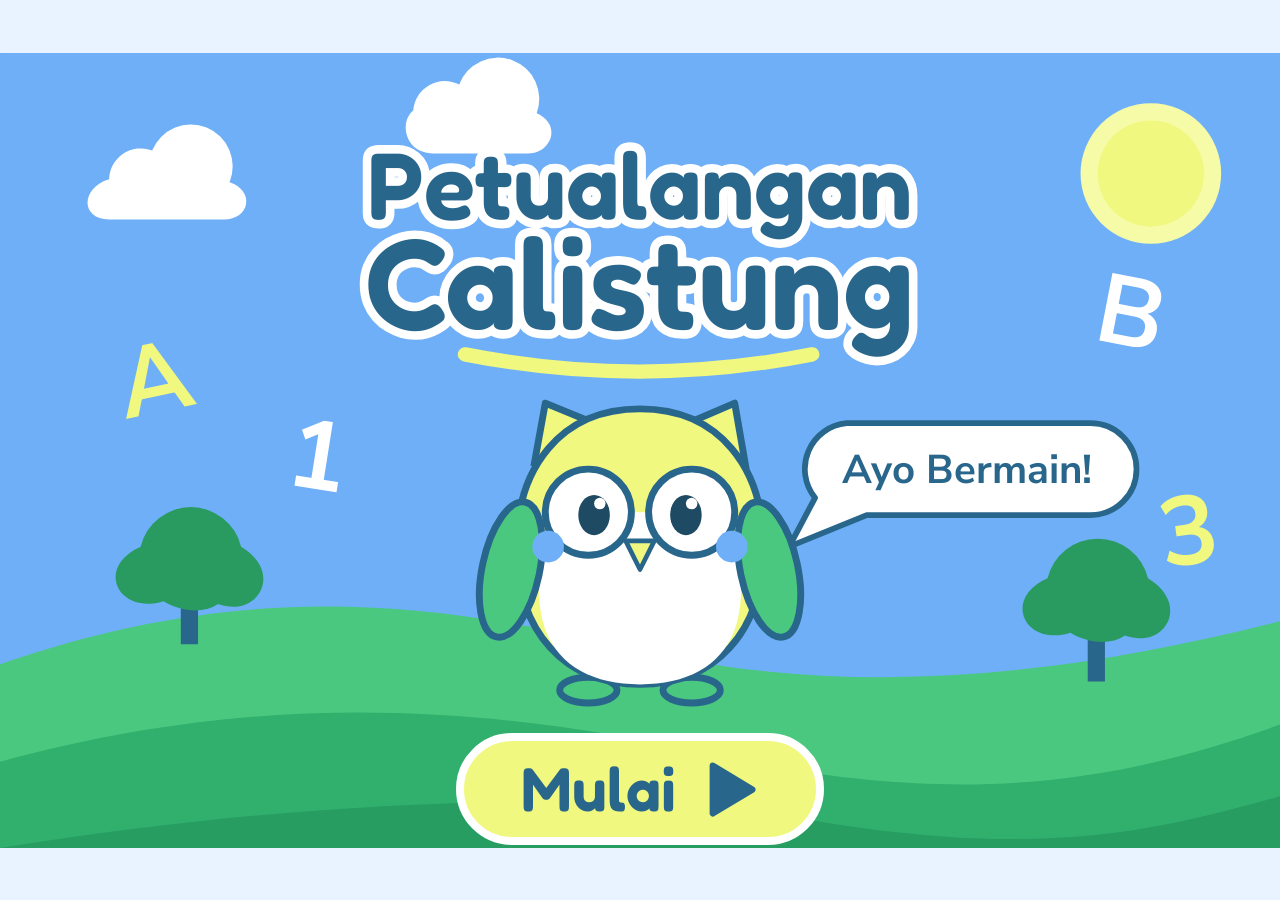
<file: index.html>
<!DOCTYPE html>
<html lang="id">
  <head>
    <meta charset="UTF-8" />
    <meta name="viewport" content="width=device-width, initial-scale=1.0" />
    <meta name="theme-color" content="#6eaff7" />
    <meta name="description" content="Tampilan menu utama Petualangan Calistung, game edukasi untuk anak TK." />
    <title>Petualangan Calistung — Menu Utama</title>
    <link rel="stylesheet" href="css/style.css" />
  </head>
  <body>
    <main class="game-screen" aria-labelledby="game-title">
      <h1 id="game-title" class="sr-only">Petualangan Calistung</h1>

      <!-- Seluruh dekorasi berada pada satu bidang agar proporsinya tetap sama. -->
      <svg class="scene" viewBox="0 0 446 277" fill="none" xmlns="http://www.w3.org/2000/svg" aria-hidden="true">
        <path fill="#6EAFF7" d="M0 0h446v277H0z" />

        <!-- Awan, matahari, dan huruf serta angka dekoratif. -->
        <g fill="#fff">
          <path d="M38 44a11 11 0 0 1 15-10 14 14 0 0 1 27 11c9 3 7 13-2 13H38c-10 0-10-11 0-14Z" />
          <path d="M144 20a11 11 0 0 1 16-9 14 14 0 0 1 27 10c9 4 5 14-3 14h-33c-10 0-12-11-7-15Z" />
        </g>
        <circle cx="401" cy="42" r="24.5" fill="#F6FBA8" />
        <circle cx="401" cy="42" r="18.5" fill="#F0F87F" />
        <g class="floating-symbols" font-size="34" font-weight="800" text-anchor="middle">
          <text x="54" y="125" fill="#F0F87F" transform="rotate(-12 54 114)">A</text>
          <text x="111" y="152" fill="#fff" transform="rotate(9 111 141)">1</text>
          <text x="394" y="102" fill="#fff" transform="rotate(11 394 91)">B</text>
          <text x="414" y="178" fill="#F0F87F" transform="rotate(-8 414 166)">3</text>
        </g>

        <!-- Tiga lapisan bukit. -->
        <path d="M0 213c86-30 152-22 222-5 78 18 153 8 224-10v79H0Z" fill="#4BC87F" />
        <path d="M0 247c95-26 174-19 251-2 87 19 142 8 195-11v43H0Z" fill="#30AF6D" />
        <path d="M0 277c101-16 206-22 287-9 75 12 113 4 159-9v18H0Z" fill="#279D61" />

        <!-- Pohon kiri dan kanan. -->
        <path d="M63 182h6v24h-6zM379 195h6v24h-6z" fill="#29668B" />
        <g fill="#299B60">
          <path d="M49 172a18 18 0 0 1 35 0c15 9 6 25-8 20-6 4-14 2-19-1-16 5-24-12-8-19Z" />
          <path d="M365 183a18 18 0 0 1 35 0c15 9 6 25-8 20-6 4-14 2-19-1-16 5-24-12-8-19Z" />
        </g>

        <!-- Teks judul dengan garis putih seperti referensi. -->
        <g class="title-art" fill="#29668B" stroke="#fff" stroke-width="6" stroke-linejoin="round" paint-order="stroke fill" text-anchor="middle">
          <text x="223" y="58" font-size="33">Petualangan</text>
          <text x="223" y="96" font-size="45">Calistung</text>
        </g>
        <path d="M162 105q61 12 121 0" stroke="#F0F87F" stroke-width="5" stroke-linecap="round" />

        <!-- Balon ajakan. -->
        <path d="M295 129h85a16 16 0 0 1 0 32h-78l-27 11 9-17a16 16 0 0 1 11-26Z" fill="#fff" stroke="#29668B" stroke-width="2" stroke-linejoin="round" />
        <text x="337" y="150" class="speech-label" fill="#29668B" text-anchor="middle" font-size="14">Ayo Bermain!</text>

        <!-- Maskot burung hantu, ilustrasi vektor lokal. -->
        <g stroke="#29668B" stroke-width="2.4" stroke-linejoin="round">
          <path d="m186 144 4-22 22 9m23 0 21-9 4 23" fill="#F0F87F" />
          <ellipse cx="205" cy="222" rx="10" ry="4.5" fill="#4BC87F" />
          <ellipse cx="241" cy="222" rx="10" ry="4.5" fill="#4BC87F" />
          <path d="M223 124c28 0 43 21 43 48 0 30-17 48-43 48s-43-18-43-48c0-27 15-48 43-48Z" fill="#F0F87F" />
          <path d="M203 160c-15 5-18 26-13 41 5 13 17 19 33 19s28-6 33-19c5-15 2-36-13-41Z" fill="#fff" stroke="none" />
          <ellipse cx="178" cy="180" rx="10" ry="24" transform="rotate(12 178 180)" fill="#4BC87F" />
          <ellipse cx="268" cy="180" rx="10" ry="24" transform="rotate(-12 268 180)" fill="#4BC87F" />
          <circle cx="205" cy="160" r="15" fill="#fff" />
          <circle cx="241" cy="160" r="15" fill="#fff" />
          <path d="m218 170 5 10 5-10Z" fill="#F0F87F" stroke-width="1.6" />
        </g>
        <g fill="#1F4A63">
          <ellipse cx="207" cy="161" rx="5.5" ry="7" />
          <ellipse cx="239" cy="161" rx="5.5" ry="7" />
        </g>
        <g fill="#fff">
          <circle cx="209" cy="157" r="2" />
          <circle cx="241" cy="157" r="2" />
        </g>
        <g fill="#6EAFF7">
          <circle cx="191" cy="172" r="5.5" />
          <circle cx="255" cy="172" r="5.5" />
        </g>
      </svg>

      <!-- Elemen visual saja; tidak terhubung dengan navigasi atau permainan. -->
      <button class="start-button" type="button" aria-label="Mulai (tampilan saja)">
        <span>Mulai</span>
        <svg viewBox="0 0 20 24" aria-hidden="true"><path d="M3 2 18 11a1.2 1.2 0 0 1 0 2L3 22a1.2 1.2 0 0 1-2-1V3a1.2 1.2 0 0 1 2-1Z" fill="currentColor" /></svg>
      </button>
    </main>
  </body>
</html>
</file>
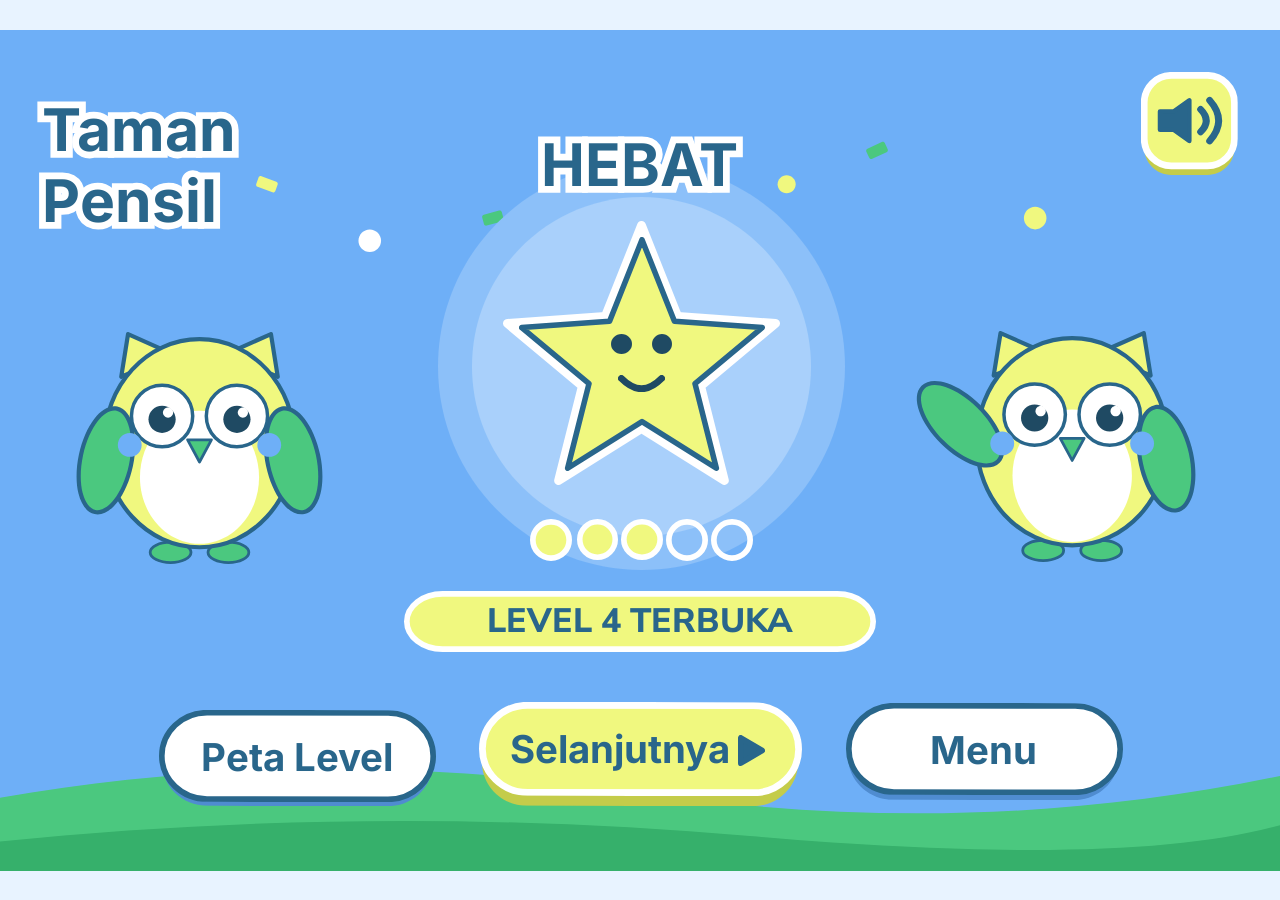
<file: pages/hasil-berhasil.html>
<!DOCTYPE html>
<html lang="id">
  <head>
    <meta charset="UTF-8" />
    <meta name="viewport" content="width=device-width, initial-scale=1.0" />
    <title>Hasil Berhasil — Taman Pensil — Petualangan Calistung</title>
    <link rel="stylesheet" href="../css/style.css" />
    <link rel="stylesheet" href="../css/figma-screens.css" />
  </head>
  <body>
    <main class="game-screen figma-screen hasil-berhasil" aria-labelledby="screen-title" data-figma-node="91:1074">
      <h1 id="screen-title" class="sr-only">Hasil Berhasil — Taman Pensil</h1>
      <!-- Elemen statis pada koordinat frame Figma, diskalakan proporsional. -->
      <img class="design-layer" src="../assets/figma/success/imgVector.svg" alt="" aria-hidden="true" data-node-id="91:1075" style="--x:0.000000%;--y:0.128108%;--w:100.000000%;--h:100.000000%;" />
      <img class="design-layer" src="../assets/figma/success/imgVector1.svg" alt="" aria-hidden="true" data-node-id="91:1076" style="--x:-0.000690%;--y:87.897974%;--w:100.000000%;--h:12.229086%;" />
      <img class="design-layer" src="../assets/figma/success/imgVector2.svg" alt="" aria-hidden="true" data-node-id="91:1077" style="--x:0.000000%;--y:94.088122%;--w:100.000000%;--h:6.039987%;" />
      <img class="design-layer" src="../assets/figma/success/imgGroup.svg" alt="" aria-hidden="true" data-node-id="91:1078" style="--x:14.739618%;--y:13.169909%;--w:70.551103%;--h:29.191935%;" />
      <img class="design-layer" src="../assets/figma/success/imgVector3.svg" alt="" aria-hidden="true" data-node-id="91:1087" style="--x:34.250182%;--y:15.859157%;--w:31.771315%;--h:48.393414%;" />
      <img class="design-layer" src="../assets/figma/success/imgVector4.svg" alt="" aria-hidden="true" data-node-id="91:1088" style="--x:36.889767%;--y:19.889331%;--w:26.481112%;--h:40.333065%;" />
      <img class="design-layer" src="../assets/figma/success/imgVector5.svg" alt="" aria-hidden="true" data-node-id="91:1089" style="--x:39.327295%;--y:22.757040%;--w:21.615711%;--h:31.346640%;" />
      <img class="design-layer" src="../assets/figma/success/imgVector6.svg" alt="" aria-hidden="true" data-node-id="91:1090" style="--x:40.524321%;--y:24.672371%;--w:19.212004%;--h:27.845699%;" />
      <img class="design-layer" src="../assets/figma/success/imgVector7.svg" alt="" aria-hidden="true" data-node-id="91:1091" style="--x:47.749340%;--y:36.158017%;--w:1.591456%;--h:2.423548%;" />
      <img class="design-layer" src="../assets/figma/success/imgVector7.svg" alt="" aria-hidden="true" data-node-id="91:1092" style="--x:50.929504%;--y:36.158017%;--w:1.591456%;--h:2.423548%;" />
      <img class="design-layer" src="../assets/figma/success/imgVector8.svg" alt="" aria-hidden="true" data-node-id="91:1093" style="--x:48.274767%;--y:40.996725%;--w:3.711112%;--h:2.018226%;" />
      <img class="design-layer" src="../assets/figma/success/imgVector9.svg" alt="" aria-hidden="true" data-node-id="91:1094" style="--x:41.440038%;--y:58.175820%;--w:3.260150%;--h:4.968925%;" />
      <img class="design-layer" src="../assets/figma/success/imgVector9.svg" alt="" aria-hidden="true" data-node-id="91:1095" style="--x:45.060128%;--y:58.135917%;--w:3.260150%;--h:4.968925%;" />
      <img class="design-layer" src="../assets/figma/success/imgVector9.svg" alt="" aria-hidden="true" data-node-id="91:1096" style="--x:48.499559%;--y:58.135917%;--w:3.260150%;--h:4.968925%;" />
      <img class="design-layer" src="../assets/figma/success/imgVector10.svg" alt="" aria-hidden="true" data-node-id="91:1097" style="--x:52.027941%;--y:58.174770%;--w:3.272560%;--h:4.968925%;" />
      <img class="design-layer" src="../assets/figma/success/imgVector10.svg" alt="" aria-hidden="true" data-node-id="91:1098" style="--x:55.558391%;--y:58.174770%;--w:3.272560%;--h:4.968925%;" />
      <img class="design-layer" src="../assets/figma/success/imgVector11.svg" alt="" aria-hidden="true" data-node-id="91:1099" style="--x:31.547882%;--y:66.733874%;--w:36.904237%;--h:7.262258%;" />
      <p class="design-layer design-text" data-node-id="91:1100" style="--x:35.479656%;--y:67.609627%;--w:29.040688%;--h:5.510753%;--font:&#x27;Nunito Sans&#x27;;--size:2.647838cqw;--weight:800;--color:rgb(41, 102, 139);--align:center;--wrap:normal;">LEVEL 4 TERBUKA</p>
      <img class="design-layer" src="../assets/figma/success/imgGroup1.svg" alt="" aria-hidden="true" data-node-id="91:1101" style="--x:5.469434%;--y:35.908098%;--w:20.271139%;--h:27.587366%;" />
      <img class="design-layer" src="../assets/figma/success/imgGroup2.svg" alt="" aria-hidden="true" data-node-id="91:1119" style="--x:70.698654%;--y:35.769514%;--w:23.182348%;--h:27.585215%;" />
      <p class="design-layer design-text" data-node-id="91:1138" aria-hidden="true" style="--x:3.269103%;--y:7.658140%;--w:15.961518%;--h:16.935484%;--font:&#x27;Inter&#x27;;--size:4.589585cqw;--weight:700;--color:rgb(255, 255, 255);--align:start;--wrap:normal;--stroke:1.059135cqw white;">Taman Pensil</p>
      <p class="design-layer design-text" data-node-id="91:1139" style="--x:3.269114%;--y:7.658140%;--w:16.681377%;--h:16.935484%;--font:&#x27;Inter&#x27;;--size:4.589585cqw;--weight:700;--color:rgb(41, 102, 139);--align:start;--wrap:normal;">Taman Pensil</p>
      <p class="design-layer design-text" data-node-id="91:1141" aria-hidden="true" style="--x:42.279187%;--y:11.826907%;--w:15.440247%;--h:8.467742%;--font:&#x27;Inter&#x27;;--size:4.589585cqw;--weight:700;--color:rgb(255, 255, 255);--align:start;--wrap:nowrap;--stroke:1.059135cqw white;">HEBAT</p>
      <p class="design-layer design-text" data-node-id="91:1142" style="--x:42.279187%;--y:11.826907%;--w:15.440247%;--h:8.467742%;--font:&#x27;Inter&#x27;;--size:4.589585cqw;--weight:700;--color:rgb(41, 102, 139);--align:start;--wrap:nowrap;">HEBAT</p>
      <img class="design-layer" src="../assets/figma/success/imgVector12.svg" alt="" aria-hidden="true" data-node-id="91:1144" style="--x:37.693779%;--y:82.015502%;--w:24.711739%;--h:10.336855%;--angle:0.08000deg;" />
      <img class="design-layer" src="../assets/figma/success/imgVector13.svg" alt="" aria-hidden="true" data-node-id="91:1145" style="--x:37.430362%;--y:80.003570%;--w:25.238570%;--h:11.130712%;--angle:0.08000deg;" />
      <p class="design-layer design-text" data-node-id="91:1146" style="--x:39.809256%;--y:82.798849%;--w:17.300618%;--h:5.510753%;--font:&#x27;Inter&#x27;;--size:3.000883cqw;--weight:700;--color:rgb(41, 102, 139);--align:center;--wrap:nowrap;">Selanjutnya</p>
      <img class="design-layer" src="../assets/figma/success/imgVector14.svg" alt="" aria-hidden="true" data-node-id="91:1147" style="--x:57.678730%;--y:83.935025%;--w:2.119647%;--h:3.633226%;" />
      <img class="design-layer" src="../assets/figma/success/imgVector15.svg" alt="" aria-hidden="true" data-node-id="91:1149" style="--x:12.624134%;--y:82.012350%;--w:21.181289%;--h:10.334758%;--angle:0.08000deg;" />
      <img class="design-layer" src="../assets/figma/success/imgVector16.svg" alt="" aria-hidden="true" data-node-id="91:1150" style="--x:12.405538%;--y:80.866725%;--w:21.619859%;--h:11.004704%;--angle:0.08000deg;" />
      <p class="design-layer design-text" data-node-id="91:1151" style="--x:15.622254%;--y:83.755457%;--w:15.095410%;--h:5.288145%;--angle:0.08000deg;--font:&#x27;Inter&#x27;;--size:3.000883cqw;--weight:700;--color:rgb(41, 102, 139);--align:center;--wrap:normal;">Peta Level</p>
      <img class="design-layer" src="../assets/figma/success/imgVector15.svg" alt="" aria-hidden="true" data-node-id="91:1153" style="--x:66.283528%;--y:81.200650%;--w:21.192321%;--h:10.336855%;--angle:0.08000deg;" />
      <img class="design-layer" src="../assets/figma/success/imgVector16.svg" alt="" aria-hidden="true" data-node-id="91:1154" style="--x:66.063554%;--y:80.067627%;--w:21.630891%;--h:10.994207%;--angle:0.08000deg;" />
      <p class="design-layer design-text" data-node-id="91:1155" style="--x:69.281647%;--y:82.943757%;--w:15.095410%;--h:5.298642%;--angle:0.08000deg;--font:&#x27;Inter&#x27;;--size:3.000883cqw;--weight:700;--color:rgb(41, 102, 139);--align:center;--wrap:normal;">Menu</p>
      <img class="design-layer" src="../assets/figma/success/imgProperty1Default.svg" alt="" aria-hidden="true" data-node-id="91:1074" style="--x:88.923213%;--y:5.309140%;--w:8.031774%;--h:11.559140%;--angle:-90.00000deg;" />
    </main>
  </body>
</html>
</file>
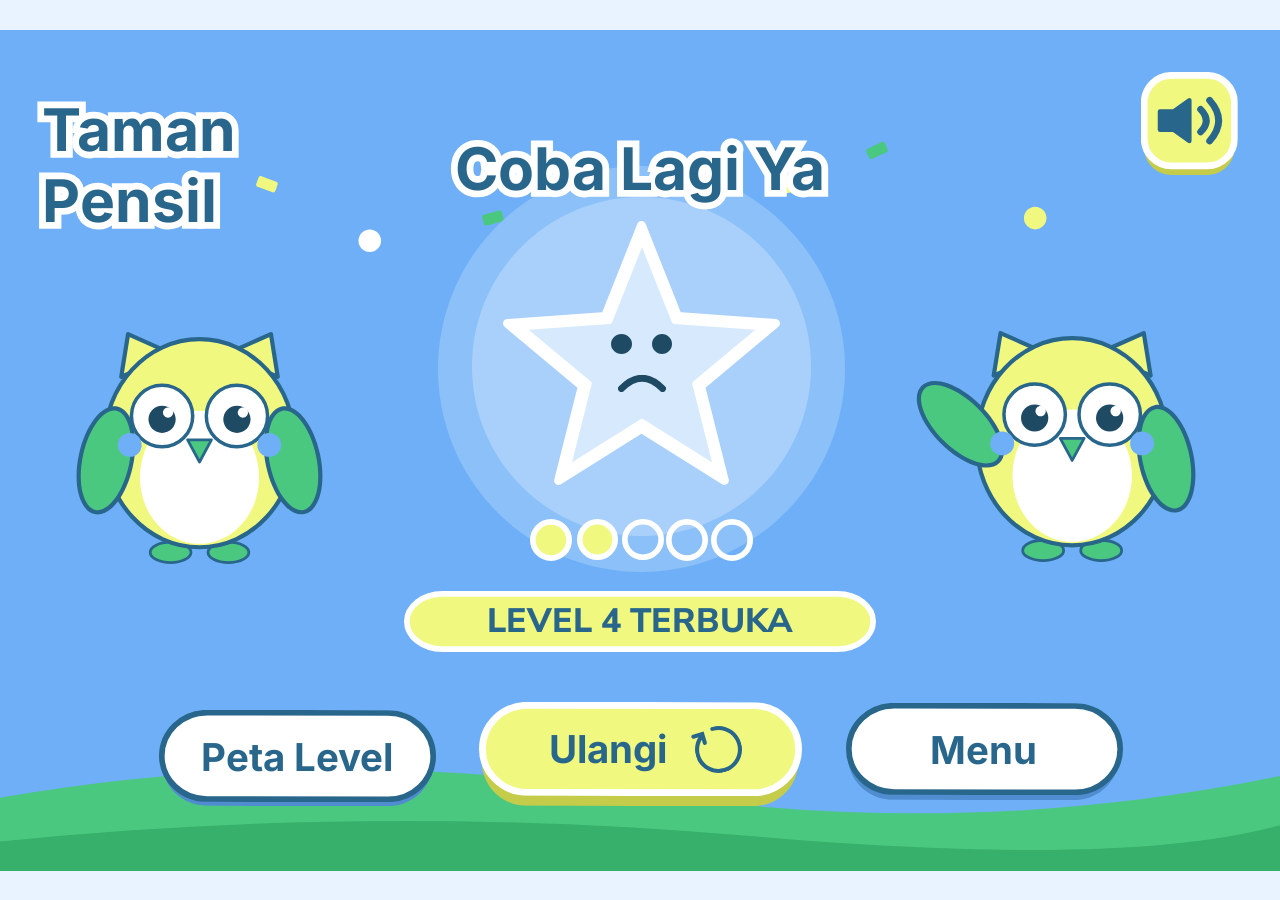
<file: pages/hasil-gagal.html>
<!DOCTYPE html>
<html lang="id">
  <head>
    <meta charset="UTF-8" />
    <meta name="viewport" content="width=device-width, initial-scale=1.0" />
    <title>Hasil Gagal — Taman Pensil — Petualangan Calistung</title>
    <link rel="stylesheet" href="../css/style.css" />
    <link rel="stylesheet" href="../css/figma-screens.css" />
  </head>
  <body>
    <main class="game-screen figma-screen hasil-gagal" aria-labelledby="screen-title" data-figma-node="91:1157">
      <h1 id="screen-title" class="sr-only">Hasil Gagal — Taman Pensil</h1>
      <!-- Elemen statis pada koordinat frame Figma, diskalakan proporsional. -->
      <img class="design-layer" src="../assets/figma/failure/imgVector.svg" alt="" aria-hidden="true" data-node-id="91:1158" style="--x:0.000000%;--y:0.128108%;--w:100.000000%;--h:100.000000%;" />
      <img class="design-layer" src="../assets/figma/failure/imgVector1.svg" alt="" aria-hidden="true" data-node-id="91:1159" style="--x:-0.000690%;--y:87.897974%;--w:100.000000%;--h:12.229086%;" />
      <img class="design-layer" src="../assets/figma/failure/imgVector2.svg" alt="" aria-hidden="true" data-node-id="91:1160" style="--x:0.000000%;--y:94.088122%;--w:100.000000%;--h:6.039987%;" />
      <img class="design-layer" src="../assets/figma/failure/imgGroup.svg" alt="" aria-hidden="true" data-node-id="91:1161" style="--x:14.739618%;--y:13.169909%;--w:70.551103%;--h:29.191935%;" />
      <img class="design-layer" src="../assets/figma/failure/imgVector3.svg" alt="" aria-hidden="true" data-node-id="91:1170" style="--x:34.249492%;--y:16.129049%;--w:31.771315%;--h:48.391263%;" />
      <img class="design-layer" src="../assets/figma/failure/imgVector4.svg" alt="" aria-hidden="true" data-node-id="91:1171" style="--x:36.889767%;--y:19.889331%;--w:26.481112%;--h:40.333065%;" />
      <img class="design-layer" src="../assets/figma/failure/imgVector5.svg" alt="" aria-hidden="true" data-node-id="91:1172" style="--x:39.327295%;--y:22.757040%;--w:21.615711%;--h:31.346640%;" />
      <img class="design-layer" src="../assets/figma/failure/imgVector6.svg" alt="" aria-hidden="true" data-node-id="91:1173" style="--x:40.524321%;--y:24.672371%;--w:19.212004%;--h:27.845699%;" />
      <img class="design-layer" src="../assets/figma/failure/imgVector7.svg" alt="" aria-hidden="true" data-node-id="91:1174" style="--x:47.749340%;--y:36.158017%;--w:1.591456%;--h:2.423548%;" />
      <img class="design-layer" src="../assets/figma/failure/imgVector7.svg" alt="" aria-hidden="true" data-node-id="91:1175" style="--x:50.929504%;--y:36.158017%;--w:1.591456%;--h:2.423548%;" />
      <img class="design-layer" src="../assets/figma/failure/imgVector8.svg" alt="" aria-hidden="true" data-node-id="91:1176" style="--x:48.274767%;--y:40.996725%;--w:3.711112%;--h:2.018226%;--matrix:matrix(1.00000000,0.00000000,0.00000000,-1.00000000,0,0);" />
      <img class="design-layer" src="../assets/figma/failure/imgVector9.svg" alt="" aria-hidden="true" data-node-id="91:1177" style="--x:41.440038%;--y:58.175820%;--w:3.260150%;--h:4.968925%;" />
      <img class="design-layer" src="../assets/figma/failure/imgVector9.svg" alt="" aria-hidden="true" data-node-id="91:1178" style="--x:45.060128%;--y:58.135917%;--w:3.260150%;--h:4.968925%;" />
      <img class="design-layer" src="../assets/figma/failure/imgVector10.svg" alt="" aria-hidden="true" data-node-id="91:1179" style="--x:52.027941%;--y:58.174770%;--w:3.272560%;--h:4.968925%;" />
      <img class="design-layer" src="../assets/figma/failure/imgVector10.svg" alt="" aria-hidden="true" data-node-id="91:1180" style="--x:48.591267%;--y:58.136967%;--w:3.258773%;--h:4.968925%;" />
      <img class="design-layer" src="../assets/figma/failure/imgVector10.svg" alt="" aria-hidden="true" data-node-id="91:1181" style="--x:55.558391%;--y:58.174770%;--w:3.272560%;--h:4.968925%;" />
      <img class="design-layer" src="../assets/figma/failure/imgVector11.svg" alt="" aria-hidden="true" data-node-id="91:1182" style="--x:31.547882%;--y:66.733874%;--w:36.904237%;--h:7.262258%;" />
      <p class="design-layer design-text" data-node-id="91:1183" style="--x:35.479656%;--y:67.609627%;--w:29.040688%;--h:5.510753%;--font:&#x27;Nunito Sans&#x27;;--size:2.647838cqw;--weight:800;--color:rgb(41, 102, 139);--align:center;--wrap:normal;">LEVEL 4 TERBUKA</p>
      <img class="design-layer" src="../assets/figma/failure/imgGroup1.svg" alt="" aria-hidden="true" data-node-id="91:1184" style="--x:5.469434%;--y:35.908098%;--w:20.271139%;--h:27.587366%;" />
      <img class="design-layer" src="../assets/figma/failure/imgGroup2.svg" alt="" aria-hidden="true" data-node-id="91:1202" style="--x:70.698654%;--y:35.769514%;--w:23.182348%;--h:27.585215%;" />
      <p class="design-layer design-text" data-node-id="91:1224" aria-hidden="true" style="--x:35.568579%;--y:12.228033%;--w:28.951103%;--h:8.467742%;--font:&#x27;Inter&#x27;;--size:4.589585cqw;--weight:700;--color:rgb(255, 255, 255);--align:start;--wrap:nowrap;--stroke:1.059135cqw white;">Coba Lagi Ya</p>
      <p class="design-layer design-text" data-node-id="91:1225" style="--x:35.568579%;--y:12.228033%;--w:28.951103%;--h:8.467742%;--font:&#x27;Inter&#x27;;--size:4.589585cqw;--weight:700;--color:rgb(41, 102, 139);--align:start;--wrap:nowrap;">Coba Lagi Ya</p>
      <img class="design-layer" src="../assets/figma/failure/imgVector12.svg" alt="" aria-hidden="true" data-node-id="91:1227" style="--x:37.693779%;--y:82.015502%;--w:24.711739%;--h:10.336855%;--matrix:matrix(0.99999903,0.00139626,-0.00139626,0.99999903,0,0);" />
      <img class="design-layer" src="../assets/figma/failure/imgVector13.svg" alt="" aria-hidden="true" data-node-id="91:1228" style="--x:37.430362%;--y:80.003570%;--w:25.238570%;--h:11.130712%;--matrix:matrix(0.99999903,0.00139626,-0.00139626,0.99999903,0,0);" />
      <p class="design-layer design-text" data-node-id="91:1229" style="--x:42.808782%;--y:82.798849%;--w:9.351545%;--h:5.510753%;--font:&#x27;Inter&#x27;;--size:3.000883cqw;--weight:700;--color:rgb(41, 102, 139);--align:center;--wrap:nowrap;">Ulangi</p>
      <img class="design-layer" src="../assets/figma/failure/imgVector14.svg" alt="" aria-hidden="true" data-node-id="91:1231" style="--x:12.624134%;--y:82.012350%;--w:21.181289%;--h:10.334758%;--matrix:matrix(0.99999903,0.00139626,-0.00139626,0.99999903,0,0);" />
      <img class="design-layer" src="../assets/figma/failure/imgVector15.svg" alt="" aria-hidden="true" data-node-id="91:1232" style="--x:12.405538%;--y:80.866725%;--w:21.619859%;--h:11.004704%;--matrix:matrix(0.99999903,0.00139626,-0.00139626,0.99999903,0,0);" />
      <p class="design-layer design-text" data-node-id="91:1233" style="--x:15.622254%;--y:83.755457%;--w:15.095410%;--h:5.288145%;--matrix:matrix(0.99999903,0.00139626,-0.00139626,0.99999903,0,0);--font:&#x27;Inter&#x27;;--size:3.000883cqw;--weight:700;--color:rgb(41, 102, 139);--align:center;--wrap:normal;">Peta Level</p>
      <img class="design-layer" src="../assets/figma/failure/imgVector14.svg" alt="" aria-hidden="true" data-node-id="91:1235" style="--x:66.283528%;--y:81.200650%;--w:21.192321%;--h:10.336855%;--matrix:matrix(0.99999903,0.00139626,-0.00139626,0.99999903,0,0);" />
      <img class="design-layer" src="../assets/figma/failure/imgVector15.svg" alt="" aria-hidden="true" data-node-id="91:1236" style="--x:66.063554%;--y:80.067627%;--w:21.630891%;--h:10.994207%;--matrix:matrix(0.99999903,0.00139626,-0.00139626,0.99999903,0,0);" />
      <p class="design-layer design-text" data-node-id="91:1237" style="--x:69.281647%;--y:82.943757%;--w:15.095410%;--h:5.298642%;--matrix:matrix(0.99999903,0.00139626,-0.00139626,0.99999903,0,0);--font:&#x27;Inter&#x27;;--size:3.000883cqw;--weight:700;--color:rgb(41, 102, 139);--align:center;--wrap:normal;">Menu</p>
      <img class="design-layer" src="../assets/figma/failure/imgVector16.svg" alt="" aria-hidden="true" data-node-id="91:1239" style="--x:54.300665%;--y:82.829298%;--w:3.660088%;--h:5.573763%;--matrix:matrix(0.95852179,-0.28501926,0.28501926,0.95852179,0,0);" />
      <img class="design-layer" src="../assets/figma/failure/imgProperty1Default.svg" alt="" aria-hidden="true" data-node-id="91:1157" style="--x:88.923213%;--y:5.309140%;--w:8.031774%;--h:11.559140%;--matrix:matrix(0.00000000,-1.00000000,1.00000000,0.00000000,0,0);" />
      <p class="design-layer design-text" data-node-id="91:1425" aria-hidden="true" style="--x:3.269103%;--y:7.658140%;--w:15.961518%;--h:16.935484%;--font:&#x27;Inter&#x27;;--size:4.589585cqw;--weight:700;--color:rgb(255, 255, 255);--align:start;--wrap:normal;--stroke:1.059135cqw white;">Taman Pensil</p>
      <p class="design-layer design-text" data-node-id="91:1426" style="--x:3.269114%;--y:7.658140%;--w:16.681377%;--h:16.935484%;--font:&#x27;Inter&#x27;;--size:4.589585cqw;--weight:700;--color:rgb(41, 102, 139);--align:start;--wrap:normal;">Taman Pensil</p>
    </main>
  </body>
</html>
</file>
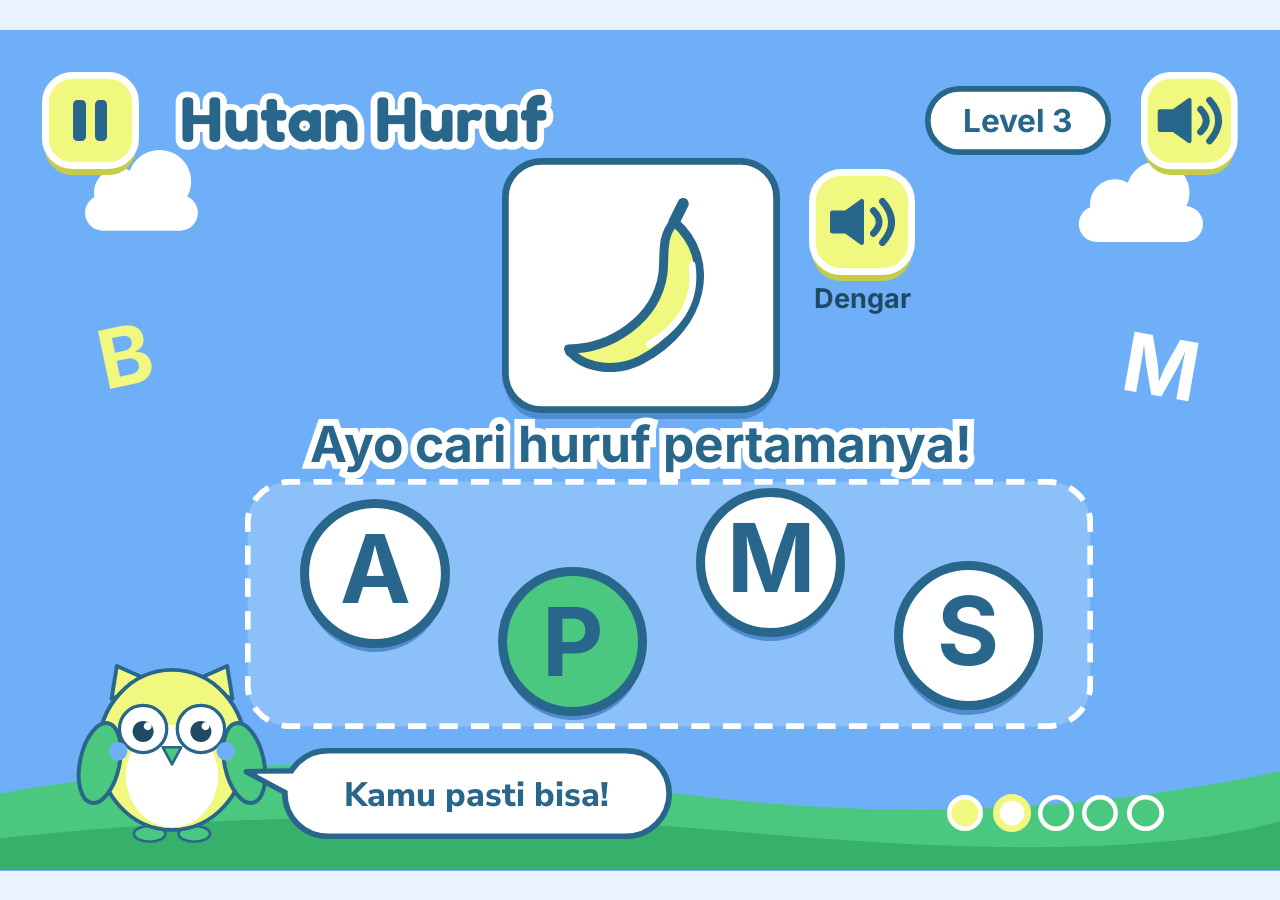
<file: pages/hutan-huruf-benar.html>
<!DOCTYPE html>
<html lang="id">
  <head>
    <meta charset="UTF-8" />
    <meta name="viewport" content="width=device-width, initial-scale=1.0" />
    <title>Hutan Huruf — Jawaban Benar — Petualangan Calistung</title>
    <link rel="stylesheet" href="../css/style.css" />
    <link rel="stylesheet" href="../css/figma-screens.css" />
  </head>
  <body>
    <main class="game-screen figma-screen hutan-huruf-benar" aria-labelledby="screen-title" data-figma-node="113:5092">
      <h1 id="screen-title" class="sr-only">Hutan Huruf — Jawaban Benar</h1>
      <!-- Elemen statis pada koordinat frame Figma, diskalakan proporsional. -->
      <img class="design-layer" src="../assets/figma/forest-correct/imgVector.svg" alt="" aria-hidden="true" data-node-id="113:5093" style="--x:0.000000%;--y:0.000000%;--w:100.000000%;--h:100.000000%;" />
      <img class="design-layer" src="../assets/figma/forest-correct/imgGroup.svg" alt="" aria-hidden="true" data-node-id="113:5094" style="--x:6.619605%;--y:14.249412%;--w:87.381377%;--h:11.021505%;" />
      <p class="design-layer design-text" data-node-id="113:5102" style="--x:7.682866%;--y:32.883905%;--w:4.236540%;--h:11.693548%;--matrix:matrix(0.97814760,-0.20791169,0.20791169,0.97814760,0,0);--font:&#x27;Inter&#x27;;--size:6.354810cqw;--weight:700;--color:rgb(240, 248, 127);--align:center;--wrap:nowrap;">B</p>
      <p class="design-layer design-text" data-node-id="113:5103" style="--x:87.812815%;--y:34.200656%;--w:5.825243%;--h:11.693548%;--matrix:matrix(0.98480775,0.17364818,-0.17364818,0.98480775,0,0);--font:&#x27;Inter&#x27;;--size:6.354810cqw;--weight:700;--color:rgb(255, 255, 255);--align:center;--wrap:nowrap;">M</p>
      <img class="design-layer" src="../assets/figma/forest-correct/imgVector1.svg" alt="" aria-hidden="true" data-node-id="113:5104" style="--x:0.000000%;--y:87.338290%;--w:100.000000%;--h:12.642809%;" />
      <img class="design-layer" src="../assets/figma/forest-correct/imgVector2.svg" alt="" aria-hidden="true" data-node-id="113:5105" style="--x:0.000000%;--y:93.659698%;--w:100.000000%;--h:6.321398%;" />
      <img class="design-layer" src="../assets/figma/forest-correct/imgVector3.svg" alt="" aria-hidden="true" data-node-id="113:5106" style="--x:39.448660%;--y:16.668742%;--w:21.192321%;--h:29.572043%;" />
      <img class="design-layer" src="../assets/figma/forest-correct/imgVector4.svg" alt="" aria-hidden="true" data-node-id="113:5107" style="--x:39.183876%;--y:15.188197%;--w:21.721889%;--h:30.374194%;" />
      <img class="design-layer" src="../assets/figma/forest-correct/imgVector5.svg" alt="" aria-hidden="true" data-node-id="113:5113" style="--x:63.459150%;--y:18.007606%;--w:7.771130%;--h:11.832151%;" />
      <img class="design-layer" src="../assets/figma/forest-correct/imgVector6.svg" alt="" aria-hidden="true" data-node-id="113:5114" style="--x:63.195056%;--y:16.538557%;--w:8.300697%;--h:12.623911%;" />
      <p class="design-layer design-text" data-node-id="113:5115" style="--x:63.548793%;--y:29.967868%;--w:7.591845%;--h:3.897849%;--font:&#x27;Inter&#x27;;--size:2.118270cqw;--weight:700;--color:rgb(31, 74, 99);--align:center;--wrap:nowrap;">Dengar</p>
      <p class="design-layer design-text" data-node-id="113:5117" aria-hidden="true" style="--x:24.229110%;--y:45.698925%;--w:51.631421%;--h:7.258065%;--font:&#x27;Inter&#x27;;--size:3.883495cqw;--weight:700;--color:rgb(255, 255, 255);--align:center;--wrap:nowrap;--stroke:1.059135cqw white;">Ayo cari huruf pertamanya!</p>
      <p class="design-layer design-text" data-node-id="113:5118" style="--x:24.229110%;--y:45.698925%;--w:51.631421%;--h:7.258065%;--font:&#x27;Inter&#x27;;--size:3.883495cqw;--weight:700;--color:rgb(41, 102, 139);--align:center;--wrap:nowrap;">Ayo cari huruf pertamanya!</p>
      <img class="design-layer" src="../assets/figma/forest-correct/imgVector7.svg" alt="" aria-hidden="true" data-node-id="113:5119" style="--x:19.105798%;--y:53.423227%;--w:66.288350%;--h:29.714785%;" />
      <img class="design-layer" src="../assets/figma/forest-correct/imgVector7.svg" alt="" aria-hidden="true" data-node-id="113:5120" style="--x:19.105798%;--y:53.423227%;--w:66.288350%;--h:29.714785%;" />
      <img class="design-layer" src="../assets/figma/forest-correct/imgVector8.svg" alt="" aria-hidden="true" data-node-id="113:5123" style="--x:23.829838%;--y:57.389315%;--w:10.941659%;--h:16.672984%;" />
      <img class="design-layer" src="../assets/figma/forest-correct/imgVector9.svg" alt="" aria-hidden="true" data-node-id="113:5124" style="--x:23.476103%;--y:55.781653%;--w:11.647749%;--h:17.737769%;" />
      <p class="design-layer design-text" data-node-id="113:5125" style="--x:26.519748%;--y:57.258065%;--w:5.560459%;--h:13.575269%;--font:&#x27;Inter&#x27;;--size:7.413945cqw;--weight:700;--color:rgb(41, 102, 139);--align:center;--wrap:nowrap;">A</p>
      <img class="design-layer" src="../assets/figma/forest-correct/imgVector8.svg" alt="" aria-hidden="true" data-node-id="113:5127" style="--x:39.279005%;--y:65.459073%;--w:10.941659%;--h:16.662500%;" />
      <img class="design-layer" src="../assets/figma/forest-correct/imgVector10.svg" alt="" aria-hidden="true" data-node-id="113:5128" style="--x:38.925960%;--y:63.842003%;--w:11.647749%;--h:17.746102%;" />
      <p class="design-layer design-text" data-node-id="113:5129" style="--x:42.280589%;--y:65.859165%;--w:4.850229%;--h:13.575269%;--font:&#x27;Inter&#x27;;--size:7.413945cqw;--weight:700;--color:rgb(41, 102, 139);--align:center;--wrap:nowrap;">P</p>
      <img class="design-layer" src="../assets/figma/forest-correct/imgVector8.svg" alt="" aria-hidden="true" data-node-id="113:5131" style="--x:54.719224%;--y:56.048379%;--w:10.951280%;--h:16.672984%;" />
      <img class="design-layer" src="../assets/figma/forest-correct/imgVector9.svg" alt="" aria-hidden="true" data-node-id="113:5132" style="--x:54.366179%;--y:54.431275%;--w:11.657370%;--h:17.748253%;" />
      <p class="design-layer design-text" data-node-id="113:5133" style="--x:56.798876%;--y:55.909778%;--w:6.791977%;--h:13.575269%;--font:&#x27;Inter&#x27;;--size:7.413945cqw;--weight:700;--color:rgb(41, 102, 139);--align:center;--wrap:nowrap;">M</p>
      <img class="design-layer" src="../assets/figma/forest-correct/imgVector8.svg" alt="" aria-hidden="true" data-node-id="113:5135" style="--x:70.169754%;--y:64.779687%;--w:10.941659%;--h:16.672984%;" />
      <img class="design-layer" src="../assets/figma/forest-correct/imgVector9.svg" alt="" aria-hidden="true" data-node-id="113:5136" style="--x:69.816019%;--y:63.172060%;--w:11.647749%;--h:17.746102%;" />
      <p class="design-layer design-text" data-node-id="113:5137" style="--x:73.169957%;--y:64.648438%;--w:4.941253%;--h:13.575269%;--font:&#x27;Inter&#x27;;--size:7.413945cqw;--weight:700;--color:rgb(41, 102, 139);--align:center;--wrap:nowrap;">S</p>
      <img class="design-layer" src="../assets/figma/forest-correct/imgGroup1.svg" alt="" aria-hidden="true" data-node-id="113:5138" style="--x:5.648025%;--y:75.435786%;--w:15.582259%;--h:21.280645%;" />
      <img class="design-layer" src="../assets/figma/forest-correct/imgVector11.svg" alt="" aria-hidden="true" data-node-id="113:5156" style="--x:19.113388%;--y:86.511888%;--w:5.742498%;--h:4.437581%;--matrix:matrix(0.91075575,0.41294548,-0.41294548,0.91075575,0,0);" />
      <img class="design-layer" src="../assets/figma/forest-correct/imgVector12.svg" alt="" aria-hidden="true" data-node-id="113:5157" style="--x:22.017068%;--y:85.412466%;--w:30.455605%;--h:10.895497%;" />
      <img class="design-layer" src="../assets/figma/forest-correct/imgVector13.svg" alt="" aria-hidden="true" data-node-id="113:5158" style="--x:20.132533%;--y:87.148226%;--w:4.504078%;--h:3.492527%;--matrix:matrix(0.91075575,0.41294548,-0.41294548,0.91075575,0,0);" />
      <p class="design-layer design-text" data-node-id="113:5159" style="--x:26.878988%;--y:88.307502%;--w:20.650397%;--h:5.510753%;--font:&#x27;Nunito Sans&#x27;;--size:2.647838cqw;--weight:800;--color:rgb(41, 102, 139);--align:center;--wrap:nowrap;">Kamu pasti bisa!</p>
      <img class="design-layer" src="../assets/figma/forest-correct/imgVector14.svg" alt="" aria-hidden="true" data-node-id="113:5160" style="--x:3.529072%;--y:6.449511%;--w:7.062277%;--h:10.750591%;" />
      <img class="design-layer" src="../assets/figma/forest-correct/imgVector15.svg" alt="" aria-hidden="true" data-node-id="113:5161" style="--x:3.263599%;--y:4.974168%;--w:7.591845%;--h:11.559140%;" />
      <img class="design-layer" src="../assets/figma/forest-correct/imgVector16.svg" alt="" aria-hidden="true" data-node-id="113:5162" style="--x:5.739740%;--y:8.329136%;--w:0.970874%;--h:4.842903%;" />
      <img class="design-layer" src="../assets/figma/forest-correct/imgVector16.svg" alt="" aria-hidden="true" data-node-id="113:5163" style="--x:7.409808%;--y:8.329136%;--w:0.970874%;--h:4.842903%;" />
      <img class="design-layer" src="../assets/figma/forest-correct/imgVector17.svg" alt="" aria-hidden="true" data-node-id="113:5164" style="--x:64.875468%;--y:20.160244%;--w:2.640944%;--h:5.380538%;" />
      <img class="design-layer" src="../assets/figma/forest-correct/imgVector18.svg" alt="" aria-hidden="true" data-node-id="113:5165" style="--x:67.963923%;--y:20.024785%;--w:1.941748%;--h:5.649355%;" />
      <p class="design-layer design-text" data-node-id="113:5167" aria-hidden="true" style="--x:14.029391%;--y:6.449513%;--w:28.781465%;--h:8.870968%;--font:&#x27;Fredoka One&#x27;;--size:4.766108cqw;--weight:400;--color:rgb(255, 255, 255);--align:center;--wrap:nowrap;--stroke:1.059135cqw white;">Hutan Huruf</p>
      <p class="design-layer design-text" data-node-id="113:5168" style="--x:14.029391%;--y:6.319304%;--w:28.781465%;--h:8.870968%;--font:&#x27;Fredoka One&#x27;;--size:4.766108cqw;--weight:400;--color:rgb(41, 102, 139);--align:center;--wrap:nowrap;">Hutan Huruf</p>
      <img class="design-layer" src="../assets/figma/forest-correct/imgVector19.svg" alt="" aria-hidden="true" data-node-id="113:5169" style="--x:72.239773%;--y:6.654276%;--w:14.558959%;--h:8.198925%;" />
      <p class="design-layer design-text" data-node-id="113:5170" style="--x:75.199968%;--y:8.469842%;--w:8.650980%;--h:4.569892%;--font:&#x27;Inter&#x27;;--size:2.471315cqw;--weight:700;--color:rgb(41, 102, 139);--align:center;--wrap:nowrap;">Level 3</p>
      <img class="design-layer" src="../assets/figma/forest-correct/imgProperty1Default.svg" alt="" aria-hidden="true" data-node-id="113:5092" style="--x:88.926660%;--y:5.308091%;--w:8.026258%;--h:11.561237%;--matrix:matrix(0.00000000,-1.00000000,1.00000000,0.00000000,0,0);" />
      <img class="design-layer" src="../assets/figma/forest-correct/imgGroup2.svg" alt="" aria-hidden="true" data-node-id="113:5456" style="--x:44.040981%;--y:20.028990%;--w:10.992674%;--h:20.608602%;" />
      <img class="design-layer" src="../assets/figma/forest-correct/imgVector20.svg" alt="" aria-hidden="true" data-node-id="117:5512" style="--x:73.964307%;--y:90.990423%;--w:2.821606%;--h:4.309476%;" />
      <img class="design-layer" src="../assets/figma/forest-correct/imgVector21.svg" alt="" aria-hidden="true" data-node-id="117:5513" style="--x:77.585777%;--y:90.856015%;--w:2.998129%;--h:4.578293%;" />
      <img class="design-layer" src="../assets/figma/forest-correct/imgVector22.svg" alt="" aria-hidden="true" data-node-id="117:5514" style="--x:84.554278%;--y:90.990423%;--w:2.821606%;--h:4.309476%;" />
      <img class="design-layer" src="../assets/figma/forest-correct/imgVector22.svg" alt="" aria-hidden="true" data-node-id="117:5515" style="--x:81.114848%;--y:90.990423%;--w:2.821606%;--h:4.309476%;" />
      <img class="design-layer" src="../assets/figma/forest-correct/imgVector22.svg" alt="" aria-hidden="true" data-node-id="117:5516" style="--x:88.084729%;--y:90.990423%;--w:2.821606%;--h:4.309476%;" />
    </main>
  </body>
</html>
</file>
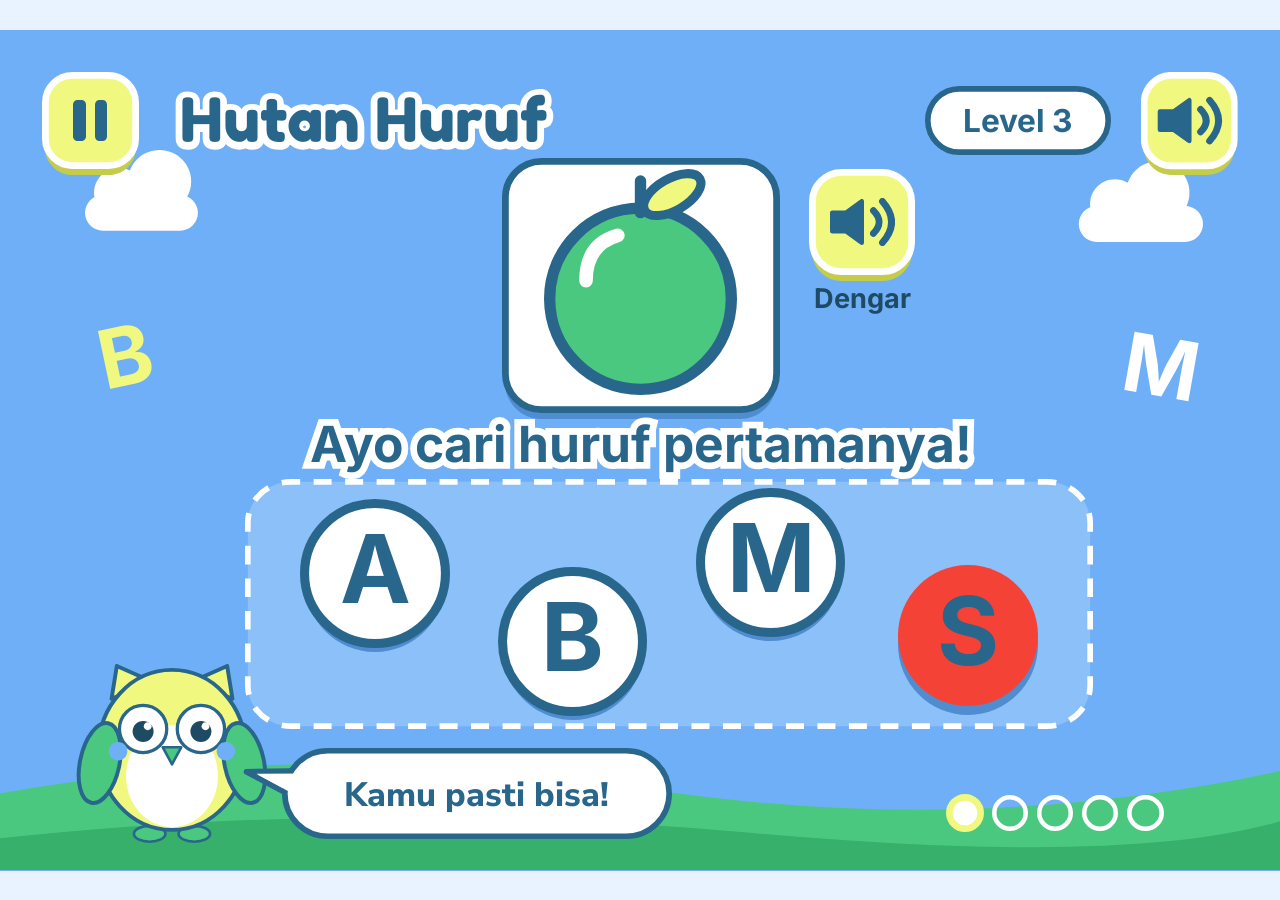
<file: pages/hutan-huruf-salah.html>
<!DOCTYPE html>
<html lang="id">
  <head>
    <meta charset="UTF-8" />
    <meta name="viewport" content="width=device-width, initial-scale=1.0" />
    <title>Hutan Huruf — Jawaban Salah — Petualangan Calistung</title>
    <link rel="stylesheet" href="../css/style.css" />
    <link rel="stylesheet" href="../css/figma-screens.css" />
  </head>
  <body>
    <main class="game-screen figma-screen hutan-huruf-salah" aria-labelledby="screen-title" data-figma-node="113:4803">
      <h1 id="screen-title" class="sr-only">Hutan Huruf — Jawaban Salah</h1>
      <!-- Elemen statis pada koordinat frame Figma, diskalakan proporsional. -->
      <img class="design-layer" src="../assets/figma/forest-wrong/imgVector.svg" alt="" aria-hidden="true" data-node-id="113:4804" style="--x:0.000000%;--y:0.000000%;--w:100.000000%;--h:100.000000%;" />
      <img class="design-layer" src="../assets/figma/forest-wrong/imgGroup.svg" alt="" aria-hidden="true" data-node-id="113:4805" style="--x:6.619605%;--y:14.249412%;--w:87.381377%;--h:11.021505%;" />
      <p class="design-layer design-text" data-node-id="113:4813" style="--x:7.682866%;--y:32.883905%;--w:4.236540%;--h:11.693548%;--matrix:matrix(0.97814760,-0.20791169,0.20791169,0.97814760,0,0);--font:&#x27;Inter&#x27;;--size:6.354810cqw;--weight:700;--color:rgb(240, 248, 127);--align:center;--wrap:nowrap;">B</p>
      <p class="design-layer design-text" data-node-id="113:4814" style="--x:87.812815%;--y:34.200656%;--w:5.825243%;--h:11.693548%;--matrix:matrix(0.98480775,0.17364818,-0.17364818,0.98480775,0,0);--font:&#x27;Inter&#x27;;--size:6.354810cqw;--weight:700;--color:rgb(255, 255, 255);--align:center;--wrap:nowrap;">M</p>
      <img class="design-layer" src="../assets/figma/forest-wrong/imgVector1.svg" alt="" aria-hidden="true" data-node-id="113:4815" style="--x:0.000000%;--y:87.338290%;--w:100.000000%;--h:12.642809%;" />
      <img class="design-layer" src="../assets/figma/forest-wrong/imgVector2.svg" alt="" aria-hidden="true" data-node-id="113:4816" style="--x:0.000000%;--y:93.659698%;--w:100.000000%;--h:6.321398%;" />
      <img class="design-layer" src="../assets/figma/forest-wrong/imgVector3.svg" alt="" aria-hidden="true" data-node-id="113:4817" style="--x:39.448660%;--y:16.668742%;--w:21.192321%;--h:29.572043%;" />
      <img class="design-layer" src="../assets/figma/forest-wrong/imgVector4.svg" alt="" aria-hidden="true" data-node-id="113:4818" style="--x:39.183876%;--y:15.188197%;--w:21.721889%;--h:30.374194%;" />
      <img class="design-layer" src="../assets/figma/forest-wrong/imgGroup1.svg" alt="" aria-hidden="true" data-node-id="113:4819" style="--x:42.538493%;--y:16.109056%;--w:15.014034%;--h:27.303898%;" />
      <img class="design-layer" src="../assets/figma/forest-wrong/imgVector5.svg" alt="" aria-hidden="true" data-node-id="113:4824" style="--x:63.459150%;--y:18.007606%;--w:7.771130%;--h:11.832151%;" />
      <img class="design-layer" src="../assets/figma/forest-wrong/imgVector6.svg" alt="" aria-hidden="true" data-node-id="113:4825" style="--x:63.195056%;--y:16.538557%;--w:8.300697%;--h:12.623911%;" />
      <p class="design-layer design-text" data-node-id="113:4826" style="--x:63.548793%;--y:29.967868%;--w:7.591845%;--h:3.897849%;--font:&#x27;Inter&#x27;;--size:2.118270cqw;--weight:700;--color:rgb(31, 74, 99);--align:center;--wrap:nowrap;">Dengar</p>
      <p class="design-layer design-text" data-node-id="113:4828" aria-hidden="true" style="--x:24.229110%;--y:45.698925%;--w:51.631421%;--h:7.258065%;--font:&#x27;Inter&#x27;;--size:3.883495cqw;--weight:700;--color:rgb(255, 255, 255);--align:center;--wrap:nowrap;--stroke:1.059135cqw white;">Ayo cari huruf pertamanya!</p>
      <p class="design-layer design-text" data-node-id="113:4829" style="--x:24.229110%;--y:45.698925%;--w:51.631421%;--h:7.258065%;--font:&#x27;Inter&#x27;;--size:3.883495cqw;--weight:700;--color:rgb(41, 102, 139);--align:center;--wrap:nowrap;">Ayo cari huruf pertamanya!</p>
      <img class="design-layer" src="../assets/figma/forest-wrong/imgVector7.svg" alt="" aria-hidden="true" data-node-id="113:4830" style="--x:19.105798%;--y:53.423227%;--w:66.288350%;--h:29.714785%;" />
      <img class="design-layer" src="../assets/figma/forest-wrong/imgVector8.svg" alt="" aria-hidden="true" data-node-id="113:4832" style="--x:23.829838%;--y:57.389315%;--w:10.941659%;--h:16.672984%;" />
      <img class="design-layer" src="../assets/figma/forest-wrong/imgVector9.svg" alt="" aria-hidden="true" data-node-id="113:4833" style="--x:23.476103%;--y:55.781653%;--w:11.647749%;--h:17.737769%;" />
      <p class="design-layer design-text" data-node-id="113:4834" style="--x:26.519748%;--y:57.258065%;--w:5.560459%;--h:13.575269%;--font:&#x27;Inter&#x27;;--size:7.413945cqw;--weight:700;--color:rgb(41, 102, 139);--align:center;--wrap:nowrap;">A</p>
      <img class="design-layer" src="../assets/figma/forest-wrong/imgVector8.svg" alt="" aria-hidden="true" data-node-id="113:4841" style="--x:39.279005%;--y:65.459073%;--w:10.941659%;--h:16.662500%;" />
      <img class="design-layer" src="../assets/figma/forest-wrong/imgVector9.svg" alt="" aria-hidden="true" data-node-id="113:4842" style="--x:38.925960%;--y:63.842003%;--w:11.647749%;--h:17.746102%;" />
      <p class="design-layer design-text" data-node-id="113:4843" style="--x:42.279897%;--y:65.318380%;--w:4.941253%;--h:13.575269%;--font:&#x27;Inter&#x27;;--size:7.413945cqw;--weight:700;--color:rgb(41, 102, 139);--align:center;--wrap:nowrap;">B</p>
      <img class="design-layer" src="../assets/figma/forest-wrong/imgVector8.svg" alt="" aria-hidden="true" data-node-id="113:4838" style="--x:54.719224%;--y:56.048379%;--w:10.951280%;--h:16.672984%;" />
      <img class="design-layer" src="../assets/figma/forest-wrong/imgVector9.svg" alt="" aria-hidden="true" data-node-id="113:4839" style="--x:54.366179%;--y:54.431275%;--w:11.657370%;--h:17.748253%;" />
      <p class="design-layer design-text" data-node-id="113:4840" style="--x:56.798876%;--y:55.909778%;--w:6.791977%;--h:13.575269%;--font:&#x27;Inter&#x27;;--size:7.413945cqw;--weight:700;--color:rgb(41, 102, 139);--align:center;--wrap:nowrap;">M</p>
      <img class="design-layer" src="../assets/figma/forest-wrong/imgVector8.svg" alt="" aria-hidden="true" data-node-id="113:4835" style="--x:70.169754%;--y:64.779687%;--w:10.941659%;--h:16.672984%;" />
      <img class="design-layer" src="../assets/figma/forest-wrong/imgVector10.svg" alt="" aria-hidden="true" data-node-id="113:4836" style="--x:70.169064%;--y:63.709694%;--w:10.941659%;--h:16.670833%;" />
      <p class="design-layer design-text" data-node-id="113:4837" style="--x:73.169957%;--y:64.648438%;--w:4.941253%;--h:13.575269%;--font:&#x27;Inter&#x27;;--size:7.413945cqw;--weight:700;--color:rgb(41, 102, 139);--align:center;--wrap:nowrap;">S</p>
      <img class="design-layer" src="../assets/figma/forest-wrong/imgGroup2.svg" alt="" aria-hidden="true" data-node-id="113:4844" style="--x:5.648025%;--y:75.435786%;--w:15.582259%;--h:21.280645%;" />
      <img class="design-layer" src="../assets/figma/forest-wrong/imgVector11.svg" alt="" aria-hidden="true" data-node-id="113:4862" style="--x:19.113388%;--y:86.511888%;--w:5.742498%;--h:4.437581%;--matrix:matrix(0.91075575,0.41294548,-0.41294548,0.91075575,0,0);" />
      <img class="design-layer" src="../assets/figma/forest-wrong/imgVector12.svg" alt="" aria-hidden="true" data-node-id="113:4863" style="--x:22.017068%;--y:85.412466%;--w:30.455605%;--h:10.895497%;" />
      <img class="design-layer" src="../assets/figma/forest-wrong/imgVector13.svg" alt="" aria-hidden="true" data-node-id="113:4864" style="--x:20.132533%;--y:87.148226%;--w:4.504078%;--h:3.492527%;--matrix:matrix(0.91075575,0.41294548,-0.41294548,0.91075575,0,0);" />
      <p class="design-layer design-text" data-node-id="113:4865" style="--x:26.878988%;--y:88.307502%;--w:20.650397%;--h:5.510753%;--font:&#x27;Nunito Sans&#x27;;--size:2.647838cqw;--weight:800;--color:rgb(41, 102, 139);--align:center;--wrap:nowrap;">Kamu pasti bisa!</p>
      <img class="design-layer" src="../assets/figma/forest-wrong/imgVector14.svg" alt="" aria-hidden="true" data-node-id="113:4866" style="--x:3.529072%;--y:6.449511%;--w:7.062277%;--h:10.750591%;" />
      <img class="design-layer" src="../assets/figma/forest-wrong/imgVector15.svg" alt="" aria-hidden="true" data-node-id="113:4867" style="--x:3.263599%;--y:4.974168%;--w:7.591845%;--h:11.559140%;" />
      <img class="design-layer" src="../assets/figma/forest-wrong/imgVector16.svg" alt="" aria-hidden="true" data-node-id="113:4868" style="--x:5.739740%;--y:8.329136%;--w:0.970874%;--h:4.842903%;" />
      <img class="design-layer" src="../assets/figma/forest-wrong/imgVector16.svg" alt="" aria-hidden="true" data-node-id="113:4869" style="--x:7.409808%;--y:8.329136%;--w:0.970874%;--h:4.842903%;" />
      <img class="design-layer" src="../assets/figma/forest-wrong/imgVector17.svg" alt="" aria-hidden="true" data-node-id="113:4870" style="--x:64.875468%;--y:20.160244%;--w:2.640944%;--h:5.380538%;" />
      <img class="design-layer" src="../assets/figma/forest-wrong/imgVector18.svg" alt="" aria-hidden="true" data-node-id="113:4871" style="--x:67.963923%;--y:20.024785%;--w:1.941748%;--h:5.649355%;" />
      <p class="design-layer design-text" data-node-id="113:4878" aria-hidden="true" style="--x:14.029391%;--y:6.449513%;--w:28.781465%;--h:8.870968%;--font:&#x27;Fredoka One&#x27;;--size:4.766108cqw;--weight:400;--color:rgb(255, 255, 255);--align:center;--wrap:nowrap;--stroke:1.059135cqw white;">Hutan Huruf</p>
      <p class="design-layer design-text" data-node-id="113:4879" style="--x:14.029391%;--y:6.319304%;--w:28.781465%;--h:8.870968%;--font:&#x27;Fredoka One&#x27;;--size:4.766108cqw;--weight:400;--color:rgb(41, 102, 139);--align:center;--wrap:nowrap;">Hutan Huruf</p>
      <img class="design-layer" src="../assets/figma/forest-wrong/imgVector19.svg" alt="" aria-hidden="true" data-node-id="113:4880" style="--x:72.239773%;--y:6.654276%;--w:14.558959%;--h:8.198925%;" />
      <p class="design-layer design-text" data-node-id="113:4881" style="--x:75.199968%;--y:8.469842%;--w:8.650980%;--h:4.569892%;--font:&#x27;Inter&#x27;;--size:2.471315cqw;--weight:700;--color:rgb(41, 102, 139);--align:center;--wrap:nowrap;">Level 3</p>
      <img class="design-layer" src="../assets/figma/forest-wrong/imgProperty1Default.svg" alt="" aria-hidden="true" data-node-id="113:4803" style="--x:88.926660%;--y:5.308091%;--w:8.026258%;--h:11.561237%;--matrix:matrix(0.00000000,-1.00000000,1.00000000,0.00000000,0,0);" />
      <img class="design-layer" src="../assets/figma/forest-wrong/imgVector20.svg" alt="" aria-hidden="true" data-node-id="113:4918" style="--x:73.876046%;--y:90.856015%;--w:2.998129%;--h:4.578293%;" />
      <img class="design-layer" src="../assets/figma/forest-wrong/imgVector21.svg" alt="" aria-hidden="true" data-node-id="113:4919" style="--x:84.554278%;--y:90.990423%;--w:2.821606%;--h:4.309476%;" />
      <img class="design-layer" src="../assets/figma/forest-wrong/imgVector21.svg" alt="" aria-hidden="true" data-node-id="113:4920" style="--x:81.023828%;--y:90.990423%;--w:2.821606%;--h:4.309476%;" />
      <img class="design-layer" src="../assets/figma/forest-wrong/imgVector21.svg" alt="" aria-hidden="true" data-node-id="113:4921" style="--x:88.084729%;--y:90.990423%;--w:2.821606%;--h:4.309476%;" />
      <img class="design-layer" src="../assets/figma/forest-wrong/imgVector21.svg" alt="" aria-hidden="true" data-node-id="113:4922" style="--x:77.494757%;--y:90.990423%;--w:2.821606%;--h:4.309476%;" />
    </main>
  </body>
</html>
</file>
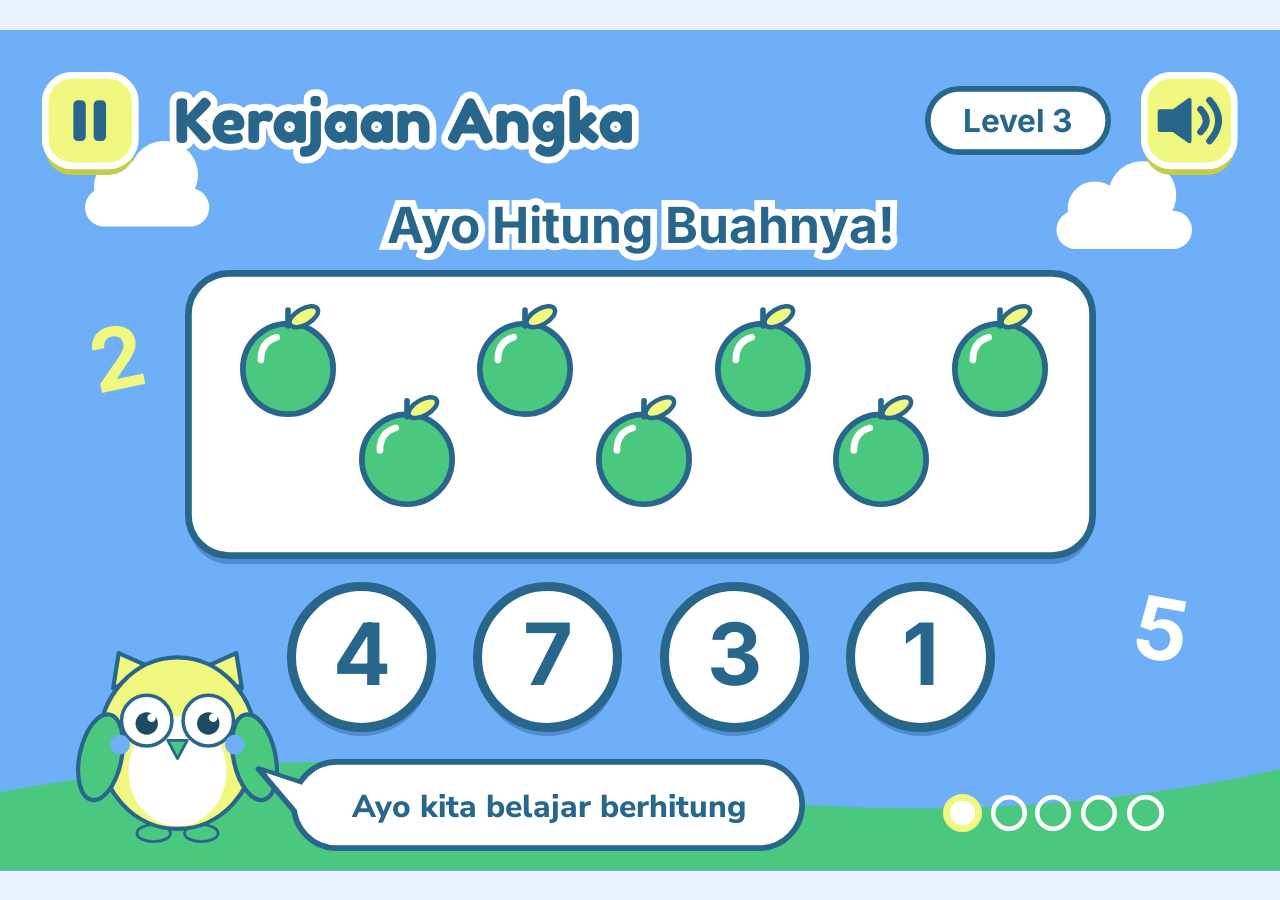
<file: pages/kerajaan-angka.html>
<!DOCTYPE html>
<html lang="id">
  <head>
    <meta charset="UTF-8" />
    <meta name="viewport" content="width=device-width, initial-scale=1.0" />
    <title>Kerajaan Angka — Level 3 — Petualangan Calistung</title>
    <link rel="stylesheet" href="../css/style.css" />
    <link rel="stylesheet" href="../css/figma-screens.css" />
  </head>
  <body>
    <main class="game-screen figma-screen kerajaan-angka" aria-labelledby="screen-title" data-figma-node="50:372">
      <h1 id="screen-title" class="sr-only">Kerajaan Angka — Level 3</h1>
      <!-- Elemen statis pada koordinat frame Figma, diskalakan proporsional. -->
      <img class="design-layer" src="../assets/figma/numbers/imgVector.svg" alt="" aria-hidden="true" data-node-id="50:417" style="--x:0.000000%;--y:0.000000%;--w:100.000000%;--h:100.000000%;" />
      <img class="design-layer" src="../assets/figma/numbers/imgGroup.svg" alt="" aria-hidden="true" data-node-id="50:418" style="--x:6.619616%;--y:13.169943%;--w:86.501500%;--h:12.911626%;" />
      <p class="design-layer design-text" data-node-id="50:426" style="--x:7.038432%;--y:32.884907%;--w:4.235163%;--h:12.365591%;--angle:-12.00000deg;--font:&#x27;Inter&#x27;;--size:6.707855cqw;--weight:700;--color:rgb(240, 248, 127);--align:center;--wrap:nowrap;">2</p>
      <p class="design-layer design-text" data-node-id="50:427" style="--x:88.592233%;--y:65.116767%;--w:4.324801%;--h:12.365591%;--angle:10.00000deg;--font:&#x27;Inter&#x27;;--size:6.707855cqw;--weight:700;--color:rgb(255, 255, 255);--align:center;--wrap:nowrap;">5</p>
      <img class="design-layer" src="../assets/figma/numbers/imgVector1.svg" alt="" aria-hidden="true" data-node-id="50:428" style="--x:-0.000690%;--y:87.097823%;--w:100.000000%;--h:12.901129%;" />
      <img class="design-layer" src="../assets/figma/numbers/imgVector2.svg" alt="" aria-hidden="true" data-node-id="50:436" style="--x:72.239773%;--y:6.654276%;--w:14.558959%;--h:8.198925%;" />
      <p class="design-layer design-text" data-node-id="50:437" style="--x:75.199968%;--y:8.469842%;--w:8.650980%;--h:4.569892%;--font:&#x27;Inter&#x27;;--size:2.471315cqw;--weight:700;--color:rgb(41, 102, 139);--align:center;--wrap:nowrap;">Level 3</p>
      <p class="design-layer design-text" data-node-id="50:443" aria-hidden="true" style="--x:30.269473%;--y:19.619456%;--w:39.541041%;--h:7.258065%;--font:&#x27;Inter&#x27;;--size:3.883495cqw;--weight:700;--color:rgb(255, 255, 255);--align:center;--wrap:nowrap;--stroke:1.059135cqw white;">Ayo Hitung Buahnya!</p>
      <p class="design-layer design-text" data-node-id="50:444" style="--x:30.269473%;--y:19.619456%;--w:39.541041%;--h:7.258065%;--font:&#x27;Inter&#x27;;--size:3.883495cqw;--weight:700;--color:rgb(41, 102, 139);--align:center;--wrap:nowrap;">Ayo Hitung Buahnya!</p>
      <img class="design-layer" src="../assets/figma/numbers/imgVector3.svg" alt="" aria-hidden="true" data-node-id="50:445" style="--x:14.739613%;--y:29.968926%;--w:70.610415%;--h:33.612634%;" />
      <img class="design-layer" src="../assets/figma/numbers/imgVector4.svg" alt="" aria-hidden="true" data-node-id="50:446" style="--x:14.472093%;--y:28.498832%;--w:71.145455%;--h:34.402285%;" />
      <img class="design-layer" src="../assets/figma/numbers/imgApel.svg" alt="" aria-hidden="true" data-node-id="50:447" style="--x:18.758276%;--y:32.379856%;--w:7.503583%;--h:13.655108%;" />
      <img class="design-layer" src="../assets/figma/numbers/imgApel1.svg" alt="" aria-hidden="true" data-node-id="50:452" style="--x:28.019500%;--y:43.139928%;--w:7.502207%;--h:13.646640%;" />
      <img class="design-layer" src="../assets/figma/numbers/imgApel.svg" alt="" aria-hidden="true" data-node-id="50:457" style="--x:37.289690%;--y:32.380906%;--w:7.502207%;--h:13.655108%;" />
      <img class="design-layer" src="../assets/figma/numbers/imgApel1.svg" alt="" aria-hidden="true" data-node-id="50:462" style="--x:46.559880%;--y:43.139928%;--w:7.502207%;--h:13.646640%;" />
      <img class="design-layer" src="../assets/figma/numbers/imgApel.svg" alt="" aria-hidden="true" data-node-id="50:467" style="--x:55.828002%;--y:32.379856%;--w:7.503583%;--h:13.655108%;" />
      <img class="design-layer" src="../assets/figma/numbers/imgApel1.svg" alt="" aria-hidden="true" data-node-id="50:472" style="--x:65.089227%;--y:43.139928%;--w:7.502207%;--h:13.646640%;" />
      <img class="design-layer" src="../assets/figma/numbers/imgApel.svg" alt="" aria-hidden="true" data-node-id="50:477" style="--x:74.359416%;--y:32.380906%;--w:7.502207%;--h:13.655108%;" />
      <img class="design-layer" src="../assets/figma/numbers/imgVector5.svg" alt="" aria-hidden="true" data-node-id="50:483" style="--x:22.767945%;--y:67.337651%;--w:10.952692%;--h:16.672984%;" />
      <img class="design-layer" src="../assets/figma/numbers/imgVector6.svg" alt="" aria-hidden="true" data-node-id="50:484" style="--x:22.415589%;--y:65.721623%;--w:11.658782%;--h:17.746102%;" />
      <p class="design-layer design-text" data-node-id="50:485" style="--x:25.949500%;--y:68.009703%;--w:4.592339%;--h:12.365591%;--font:&#x27;Inter&#x27;;--size:6.707855cqw;--weight:700;--color:rgb(41, 102, 139);--align:center;--wrap:nowrap;">4</p>
      <img class="design-layer" src="../assets/figma/numbers/imgVector5.svg" alt="" aria-hidden="true" data-node-id="50:486" style="--x:37.328999%;--y:67.338701%;--w:10.951280%;--h:16.672984%;" />
      <img class="design-layer" src="../assets/figma/numbers/imgVector6.svg" alt="" aria-hidden="true" data-node-id="50:487" style="--x:36.975265%;--y:65.720573%;--w:11.657370%;--h:17.746102%;" />
      <p class="design-layer design-text" data-node-id="50:488" style="--x:40.779458%;--y:68.008653%;--w:4.061395%;--h:12.365591%;--font:&#x27;Inter&#x27;;--size:6.707855cqw;--weight:700;--color:rgb(41, 102, 139);--align:center;--wrap:nowrap;">7</p>
      <img class="design-layer" src="../assets/figma/numbers/imgVector5.svg" alt="" aria-hidden="true" data-node-id="50:489" style="--x:51.899675%;--y:67.339751%;--w:10.941659%;--h:16.672984%;" />
      <img class="design-layer" src="../assets/figma/numbers/imgVector6.svg" alt="" aria-hidden="true" data-node-id="50:490" style="--x:51.545940%;--y:65.721623%;--w:11.647749%;--h:17.746102%;" />
      <p class="design-layer design-text" data-node-id="50:491" style="--x:55.119842%;--y:68.009703%;--w:4.501324%;--h:12.365591%;--font:&#x27;Inter&#x27;;--size:6.707855cqw;--weight:700;--color:rgb(41, 102, 139);--align:center;--wrap:nowrap;">3</p>
      <img class="design-layer" src="../assets/figma/numbers/imgVector5.svg" alt="" aria-hidden="true" data-node-id="50:492" style="--x:66.459350%;--y:67.338701%;--w:10.951280%;--h:16.672984%;" />
      <img class="design-layer" src="../assets/figma/numbers/imgVector6.svg" alt="" aria-hidden="true" data-node-id="50:493" style="--x:66.105616%;--y:65.720573%;--w:11.657370%;--h:17.746102%;" />
      <p class="design-layer design-text" data-node-id="50:494" style="--x:70.258715%;--y:68.008653%;--w:3.352551%;--h:12.365591%;--font:&#x27;Inter&#x27;;--size:6.707855cqw;--weight:700;--color:rgb(41, 102, 139);--align:center;--wrap:nowrap;">1</p>
      <img class="design-layer" src="../assets/figma/numbers/imgGroup1.svg" alt="" aria-hidden="true" data-node-id="50:495" style="--x:5.559091%;--y:73.939466%;--w:16.662048%;--h:22.756989%;" />
      <img class="design-layer" src="../assets/figma/numbers/imgVector7.svg" alt="" aria-hidden="true" data-node-id="50:513" style="--x:19.869815%;--y:87.409696%;--w:5.379797%;--h:4.429180%;--angle:45.52000deg;" />
      <img class="design-layer" src="../assets/figma/numbers/imgVector8.svg" alt="" aria-hidden="true" data-node-id="50:514" style="--x:22.727278%;--y:86.764955%;--w:40.165755%;--h:10.880793%;" />
      <img class="design-layer" src="../assets/figma/numbers/imgVector9.svg" alt="" aria-hidden="true" data-node-id="50:515" style="--x:20.675199%;--y:88.022933%;--w:4.148279%;--h:3.494624%;--angle:45.52000deg;" />
      <p class="design-layer design-text" data-node-id="50:516" style="--x:27.488548%;--y:89.777596%;--w:30.630803%;--h:5.107527%;--font:&#x27;Nunito Sans&#x27;;--size:2.471315cqw;--weight:800;--color:rgb(41, 102, 139);--align:center;--wrap:nowrap;">Ayo kita belajar berhitung</p>
      <img class="design-layer" src="../assets/figma/numbers/imgVector10.svg" alt="" aria-hidden="true" data-node-id="50:520" style="--x:77.403738%;--y:90.990423%;--w:2.821606%;--h:4.309476%;" />
      <img class="design-layer" src="../assets/figma/numbers/imgVector10.svg" alt="" aria-hidden="true" data-node-id="91:1646" style="--x:80.842480%;--y:90.989373%;--w:2.834016%;--h:4.309476%;" />
      <img class="design-layer" src="../assets/figma/numbers/imgVector10.svg" alt="" aria-hidden="true" data-node-id="91:1647" style="--x:84.464638%;--y:90.990423%;--w:2.821606%;--h:4.309476%;" />
      <img class="design-layer" src="../assets/figma/numbers/imgVector10.svg" alt="" aria-hidden="true" data-node-id="50:521" style="--x:88.084729%;--y:90.990423%;--w:2.821606%;--h:4.309476%;" />
      <img class="design-layer" src="../assets/figma/numbers/imgGroup14.svg" alt="" aria-hidden="true" data-node-id="91:1853" style="--x:3.047082%;--y:5.308091%;--w:8.026258%;--h:11.561237%;--angle:-90.00000deg;" />
      <p class="design-layer design-text" data-node-id="59:53" aria-hidden="true" style="--x:13.589475%;--y:6.449513%;--w:36.010591%;--h:8.870968%;--font:&#x27;Fredoka One&#x27;;--size:4.766108cqw;--weight:400;--color:rgb(255, 255, 255);--align:center;--wrap:nowrap;--stroke:1.059135cqw white;">Kerajaan Angka</p>
      <p class="design-layer design-text" data-node-id="59:54" style="--x:13.589475%;--y:6.449513%;--w:36.010591%;--h:8.870968%;--font:&#x27;Fredoka One&#x27;;--size:4.766108cqw;--weight:400;--color:rgb(41, 102, 139);--align:center;--wrap:nowrap;">Kerajaan Angka</p>
      <img class="design-layer" src="../assets/figma/numbers/imgProperty1Default.svg" alt="" aria-hidden="true" data-node-id="50:372" style="--x:88.926660%;--y:5.308091%;--w:8.026258%;--h:11.561237%;--angle:-90.00000deg;" />
      <img class="design-layer" src="../assets/figma/numbers/imgVector11.svg" alt="" aria-hidden="true" data-node-id="91:2126" style="--x:73.695386%;--y:90.856015%;--w:2.998129%;--h:4.578293%;" />
    </main>
  </body>
</html>
</file>
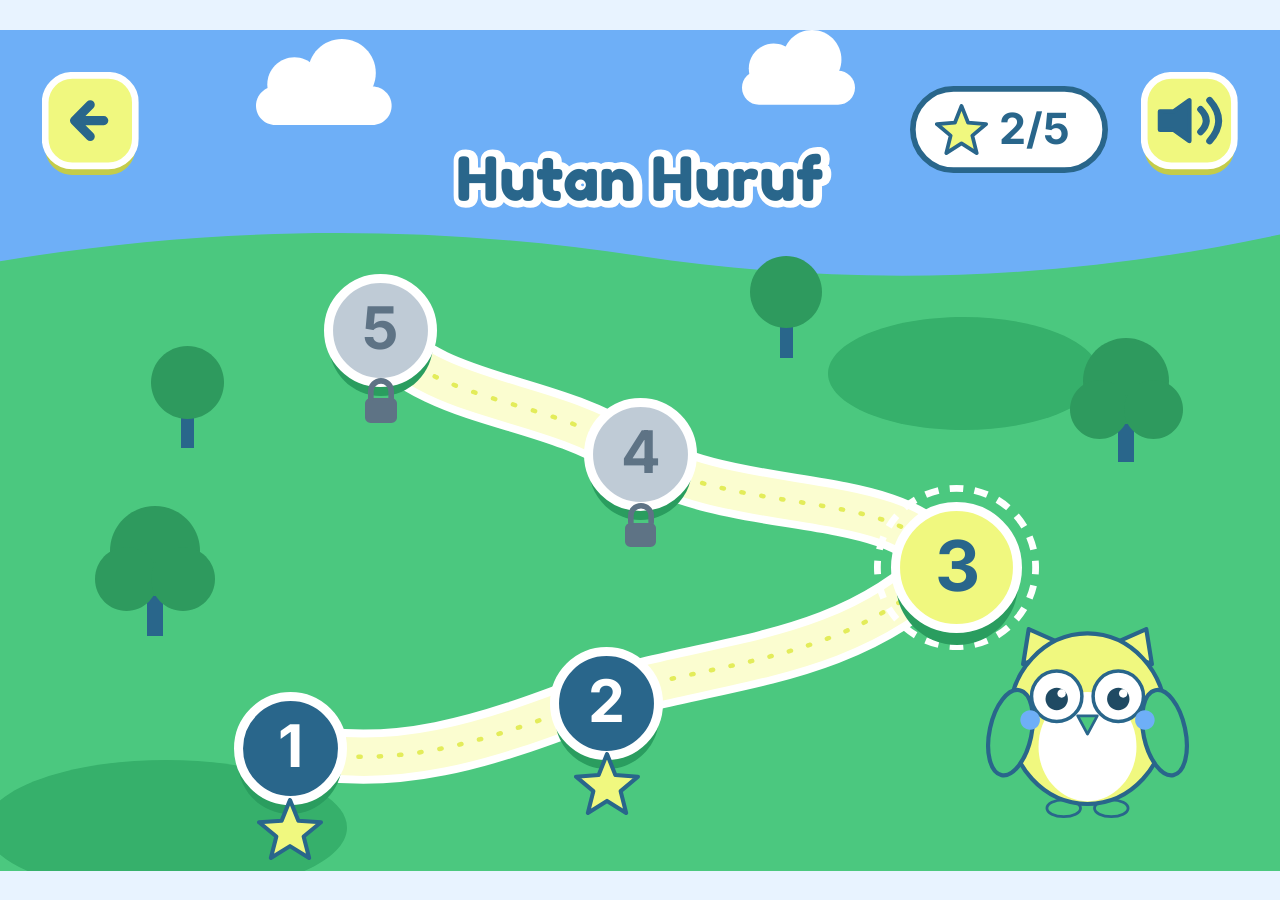
<file: pages/level-hutan-huruf.html>
<!DOCTYPE html>
<html lang="id">
  <head>
    <meta charset="UTF-8" />
    <meta name="viewport" content="width=device-width, initial-scale=1.0" />
    <title>Pilih Level — Hutan Huruf — Petualangan Calistung</title>
    <link rel="stylesheet" href="../css/style.css" />
    <link rel="stylesheet" href="../css/figma-screens.css" />
  </head>
  <body>
    <main class="game-screen figma-screen level-hutan-huruf" aria-labelledby="screen-title" data-figma-node="50:2">
      <h1 id="screen-title" class="sr-only">Pilih Level — Hutan Huruf</h1>
      <!-- Elemen statis pada koordinat frame Figma, diskalakan proporsional. -->
      <img class="design-layer" src="../assets/figma/forest/imgVector.svg" alt="" aria-hidden="true" data-node-id="50:148" style="--x:0.000000%;--y:-0.000017%;--w:100.000000%;--h:104.028091%;" />
      <img class="design-layer" src="../assets/figma/forest/imgGroup.svg" alt="" aria-hidden="true" data-node-id="50:149" style="--x:20.038747%;--y:-0.001050%;--w:46.771580%;--h:11.290323%;" />
      <img class="design-layer" src="../assets/figma/forest/imgVector1.svg" alt="" aria-hidden="true" data-node-id="50:156" style="--x:0.000000%;--y:24.189365%;--w:100.000000%;--h:75.810618%;" />
      <img class="design-layer" src="../assets/figma/forest/imgVector2.svg" alt="" aria-hidden="true" data-node-id="50:157" style="--x:-1.149443%;--y:86.826882%;--w:28.249073%;--h:16.131183%;" />
      <img class="design-layer" src="../assets/figma/forest/imgVector3.svg" alt="" aria-hidden="true" data-node-id="50:158" style="--x:64.698963%;--y:34.138735%;--w:21.181289%;--h:13.440860%;" />
      <img class="design-layer" src="../assets/figma/forest/imgVector4.svg" alt="" aria-hidden="true" data-node-id="50:159" style="--x:11.470515%;--y:63.979543%;--w:1.241174%;--h:8.062419%;" />
      <img class="design-layer" src="../assets/figma/forest/imgVector5.svg" alt="" aria-hidden="true" data-node-id="50:160" style="--x:8.559962%;--y:56.588122%;--w:7.060900%;--h:10.752688%;" />
      <img class="design-layer" src="../assets/figma/forest/imgVector6.svg" alt="" aria-hidden="true" data-node-id="50:161" style="--x:7.409806%;--y:61.559143%;--w:4.950909%;--h:7.531075%;" />
      <img class="design-layer" src="../assets/figma/forest/imgVector6.svg" alt="" aria-hidden="true" data-node-id="50:162" style="--x:11.830455%;--y:61.560193%;--w:4.941253%;--h:7.531075%;" />
      <img class="design-layer" src="../assets/figma/forest/imgVector7.svg" alt="" aria-hidden="true" data-node-id="50:163" style="--x:14.119045%;--y:43.548387%;--w:1.061889%;--h:6.182796%;" />
      <img class="design-layer" src="../assets/figma/forest/imgVector8.svg" alt="" aria-hidden="true" data-node-id="50:164" style="--x:11.830458%;--y:37.629160%;--w:5.651474%;--h:8.612648%;" />
      <img class="design-layer" src="../assets/figma/forest/imgVector7.svg" alt="" aria-hidden="true" data-node-id="50:165" style="--x:60.899577%;--y:32.800948%;--w:1.061889%;--h:6.180699%;" />
      <img class="design-layer" src="../assets/figma/forest/imgVector8.svg" alt="" aria-hidden="true" data-node-id="50:166" style="--x:58.609612%;--y:26.879620%;--w:5.640441%;--h:8.602151%;" />
      <img class="design-layer" src="../assets/figma/forest/imgVector9.svg" alt="" aria-hidden="true" data-node-id="50:167" style="--x:87.379331%;--y:43.820351%;--w:1.231518%;--h:7.522688%;" />
      <img class="design-layer" src="../assets/figma/forest/imgVector10.svg" alt="" aria-hidden="true" data-node-id="50:168" style="--x:84.640476%;--y:36.690397%;--w:6.710609%;--h:10.221358%;" />
      <img class="design-layer" src="../assets/figma/forest/imgVector11.svg" alt="" aria-hidden="true" data-node-id="50:169" style="--x:83.579271%;--y:41.668768%;--w:4.590962%;--h:6.991344%;" />
      <img class="design-layer" src="../assets/figma/forest/imgVector11.svg" alt="" aria-hidden="true" data-node-id="50:170" style="--x:87.819948%;--y:41.668768%;--w:4.590962%;--h:6.991344%;" />
      <img class="design-layer" src="../assets/figma/forest/imgMaskGroup.svg" alt="" aria-hidden="true" data-node-id="50:172" style="--x:4.149548%;--y:0.399026%;--w:96.199470%;--h:104.569892%;" />
      <img class="design-layer" src="../assets/figma/forest/imgMaskGroup1.svg" alt="" aria-hidden="true" data-node-id="50:184" style="--x:20.299377%;--y:33.063491%;--w:55.069550%;--h:55.727016%;" />
      <img class="design-layer" src="../assets/figma/forest/imgMaskGroup2.svg" alt="" aria-hidden="true" data-node-id="50:196" style="--x:21.621927%;--y:35.077495%;--w:52.424448%;--h:51.696909%;" />
      <img class="design-layer" src="../assets/figma/forest/imgVector12.svg" alt="" aria-hidden="true" data-node-id="50:208" style="--x:18.618988%;--y:80.909777%;--w:8.121412%;--h:12.371895%;" />
      <img class="design-layer" src="../assets/figma/forest/imgVector13.svg" alt="" aria-hidden="true" data-node-id="50:209" style="--x:18.265926%;--y:78.761332%;--w:8.827538%;--h:13.447177%;" />
      <p class="design-layer design-text" data-node-id="50:210" style="--x:21.540574%;--y:80.910828%;--w:2.290653%;--h:8.467742%;--font:&#x27;Inter&#x27;;--size:4.589585cqw;--weight:700;--color:rgb(255, 255, 255);--align:center;--wrap:nowrap;">1</p>
      <img class="design-layer" src="../assets/figma/forest/imgVector14.svg" alt="" aria-hidden="true" data-node-id="50:211" style="--x:20.111155%;--y:91.318043%;--w:5.148111%;--h:7.474382%;" />
      <img class="design-layer" src="../assets/figma/forest/imgVector12.svg" alt="" aria-hidden="true" data-node-id="50:212" style="--x:43.338345%;--y:75.538681%;--w:8.121412%;--h:12.361398%;" />
      <img class="design-layer" src="../assets/figma/forest/imgVector13.svg" alt="" aria-hidden="true" data-node-id="50:213" style="--x:42.985972%;--y:73.380788%;--w:8.827538%;--h:13.447177%;" />
      <p class="design-layer design-text" data-node-id="50:214" style="--x:45.940671%;--y:75.540785%;--w:2.911244%;--h:8.467742%;--font:&#x27;Inter&#x27;;--size:4.589585cqw;--weight:700;--color:rgb(255, 255, 255);--align:center;--wrap:nowrap;">2</p>
      <img class="design-layer" src="../assets/figma/forest/imgVector14.svg" alt="" aria-hidden="true" data-node-id="50:215" style="--x:44.819476%;--y:85.936448%;--w:5.149497%;--h:7.474382%;" />
      <img class="design-layer" src="../assets/figma/forest/imgVector15.svg" alt="" aria-hidden="true" data-node-id="50:216" style="--x:68.315600%;--y:54.168767%;--w:12.888879%;--h:19.623656%;" />
      <img class="design-layer" src="../assets/figma/forest/imgVector16.svg" alt="" aria-hidden="true" data-node-id="50:217" style="--x:69.989811%;--y:58.597942%;--w:9.530803%;--h:14.522446%;" />
      <img class="design-layer" src="../assets/figma/forest/imgVector17.svg" alt="" aria-hidden="true" data-node-id="50:218" style="--x:69.638134%;--y:56.182770%;--w:10.234157%;--h:15.593548%;" />
      <p class="design-layer design-text" data-node-id="50:219" style="--x:72.989990%;--y:58.599000%;--w:3.621465%;--h:10.080645%;--font:&#x27;Inter&#x27;;--size:5.472198cqw;--weight:700;--color:rgb(41, 102, 139);--align:center;--wrap:nowrap;">3</p>
      <img class="design-layer" src="../assets/figma/forest/imgVector12.svg" alt="" aria-hidden="true" data-node-id="50:220" style="--x:45.979976%;--y:45.969839%;--w:8.120035%;--h:12.361398%;" />
      <img class="design-layer" src="../assets/figma/forest/imgVector18.svg" alt="" aria-hidden="true" data-node-id="50:221" style="--x:45.627620%;--y:43.811946%;--w:8.826125%;--h:13.447177%;" />
      <p class="design-layer design-text" data-node-id="50:222" style="--x:48.460254%;--y:45.970892%;--w:3.170512%;--h:8.467742%;--font:&#x27;Inter&#x27;;--size:4.589585cqw;--weight:700;--color:rgb(94, 115, 133);--align:center;--wrap:nowrap;">4</p>
      <img class="design-layer" src="../assets/figma/forest/imgVector19.svg" alt="" aria-hidden="true" data-node-id="50:223" style="--x:48.809163%;--y:58.596899%;--w:2.471315%;--h:2.963293%;" />
      <img class="design-layer" src="../assets/figma/forest/imgVector20.svg" alt="" aria-hidden="true" data-node-id="50:224" style="--x:49.029128%;--y:56.254200%;--w:2.032763%;--h:2.679772%;" />
      <img class="design-layer" src="../assets/figma/forest/imgVector12.svg" alt="" aria-hidden="true" data-node-id="50:225" style="--x:25.679889%;--y:31.178594%;--w:8.121412%;--h:12.371895%;" />
      <img class="design-layer" src="../assets/figma/forest/imgVector18.svg" alt="" aria-hidden="true" data-node-id="50:226" style="--x:25.326826%;--y:29.032250%;--w:8.827538%;--h:13.447177%;" />
      <p class="design-layer design-text" data-node-id="50:227" style="--x:28.239464%;--y:31.178595%;--w:3.000883%;--h:8.467742%;--font:&#x27;Inter&#x27;;--size:4.589585cqw;--weight:700;--color:rgb(94, 115, 133);--align:center;--wrap:nowrap;">5</p>
      <img class="design-layer" src="../assets/figma/forest/imgVector19.svg" alt="" aria-hidden="true" data-node-id="50:228" style="--x:28.509764%;--y:43.819301%;--w:2.471315%;--h:2.952796%;" />
      <img class="design-layer" src="../assets/figma/forest/imgVector21.svg" alt="" aria-hidden="true" data-node-id="50:229" style="--x:28.728351%;--y:41.461902%;--w:2.032763%;--h:2.694476%;" />
      <img class="design-layer" src="../assets/figma/forest/imgVector22.svg" alt="" aria-hidden="true" data-node-id="50:237" style="--x:71.099934%;--y:6.655326%;--w:15.440247%;--h:10.349462%;" />
      <img class="design-layer" src="../assets/figma/forest/imgVector23.svg" alt="" aria-hidden="true" data-node-id="50:238" style="--x:73.019637%;--y:8.781712%;--w:4.207582%;--h:6.115591%;" />
      <p class="design-layer design-text" data-node-id="50:239" style="--x:78.018813%;--y:8.597950%;--w:5.651474%;--h:6.182796%;--font:&#x27;Inter&#x27;;--size:3.353928cqw;--weight:700;--color:rgb(41, 102, 139);--align:start;--wrap:nowrap;">2/5</p>
      <img class="design-layer" src="../assets/figma/forest/imgGroup1.svg" alt="" aria-hidden="true" data-node-id="50:243" style="--x:76.608683%;--y:70.987693%;--w:16.660724%;--h:22.748656%;" />
      <img class="design-layer" src="../assets/figma/forest/imgGroup7.svg" alt="" aria-hidden="true" data-node-id="89:236" style="--x:3.047082%;--y:5.308091%;--w:8.026258%;--h:11.561237%;--angle:-90.00000deg;" />
      <p class="design-layer design-text" data-node-id="59:45" aria-hidden="true" style="--x:35.749934%;--y:13.308552%;--w:28.770432%;--h:8.870968%;--font:&#x27;Fredoka One&#x27;;--size:4.766108cqw;--weight:400;--color:rgb(255, 255, 255);--align:center;--wrap:nowrap;--stroke:1.059135cqw white;">Hutan Huruf</p>
      <p class="design-layer design-text" data-node-id="59:46" style="--x:35.568612%;--y:13.307502%;--w:28.771756%;--h:8.870968%;--font:&#x27;Fredoka One&#x27;;--size:4.766108cqw;--weight:400;--color:rgb(41, 102, 139);--align:center;--wrap:nowrap;">Hutan Huruf</p>
      <img class="design-layer" src="../assets/figma/forest/imgProperty1Default.svg" alt="" aria-hidden="true" data-node-id="50:2" style="--x:88.923213%;--y:5.309140%;--w:8.031774%;--h:11.559140%;--angle:-90.00000deg;" />
    </main>
  </body>
</html>
</file>
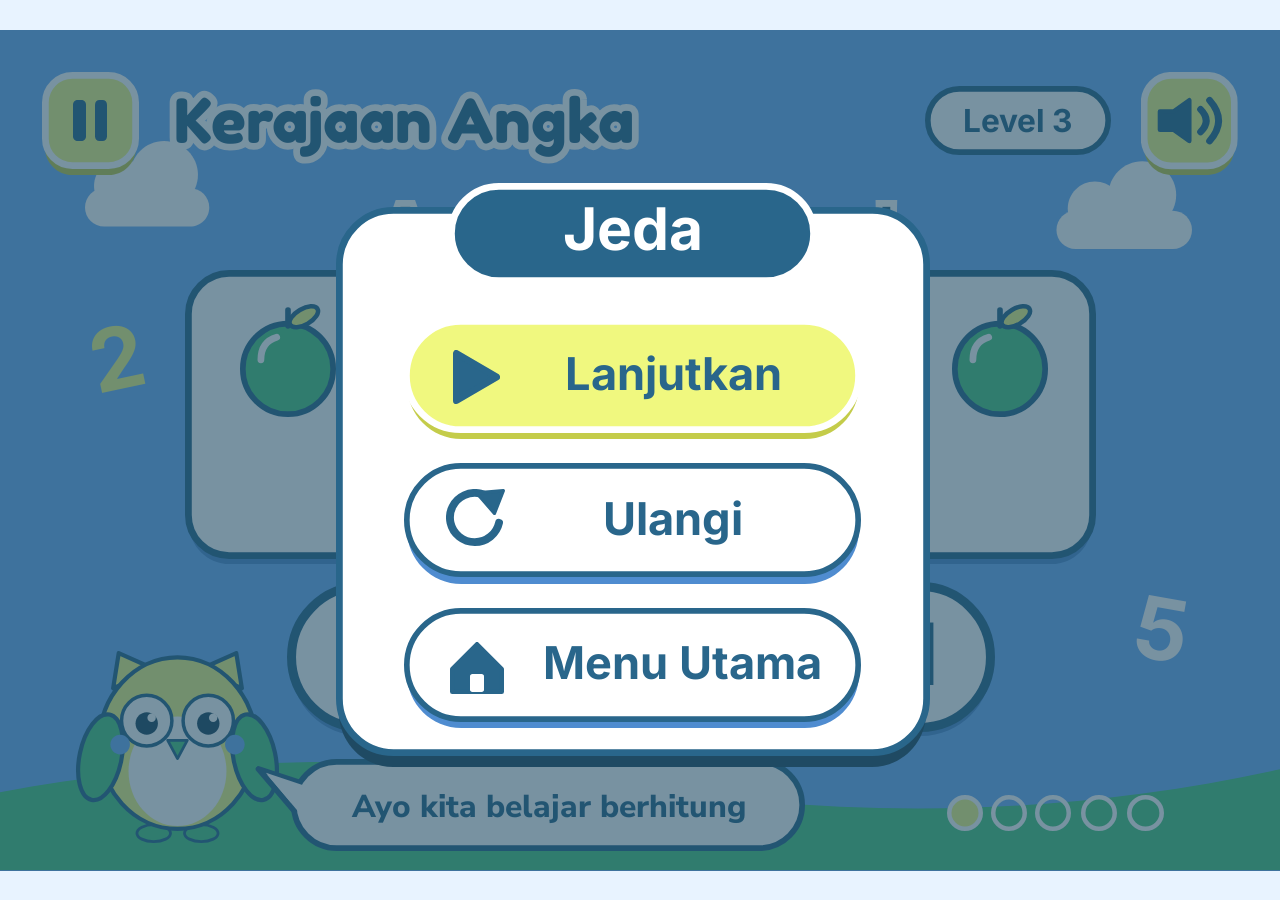
<file: pages/pause.html>
<!DOCTYPE html>
<html lang="id">
  <head>
    <meta charset="UTF-8" />
    <meta name="viewport" content="width=device-width, initial-scale=1.0" />
    <title>Jeda — Kerajaan Angka — Petualangan Calistung</title>
    <link rel="stylesheet" href="../css/style.css" />
    <link rel="stylesheet" href="../css/figma-screens.css" />
  </head>
  <body>
    <main class="game-screen figma-screen pause" aria-labelledby="screen-title" data-figma-node="91:1650">
      <h1 id="screen-title" class="sr-only">Jeda — Kerajaan Angka</h1>
      <!-- Elemen statis pada koordinat frame Figma, diskalakan proporsional. -->
      <img class="design-layer" src="../assets/figma/pause/imgVector.svg" alt="" aria-hidden="true" data-node-id="91:1651" style="--x:0.000000%;--y:0.000000%;--w:100.000000%;--h:100.000000%;" />
      <img class="design-layer" src="../assets/figma/pause/imgGroup.svg" alt="" aria-hidden="true" data-node-id="91:1652" style="--x:6.619616%;--y:13.169943%;--w:86.501500%;--h:12.911626%;" />
      <p class="design-layer design-text" data-node-id="91:1660" style="--x:7.038432%;--y:32.884907%;--w:4.235163%;--h:12.365591%;--angle:-12.00000deg;--font:&#x27;Inter&#x27;;--size:6.707855cqw;--weight:700;--color:rgb(240, 248, 127);--align:center;--wrap:nowrap;">2</p>
      <p class="design-layer design-text" data-node-id="91:1661" style="--x:88.592233%;--y:65.116767%;--w:4.324801%;--h:12.365591%;--angle:10.00000deg;--font:&#x27;Inter&#x27;;--size:6.707855cqw;--weight:700;--color:rgb(255, 255, 255);--align:center;--wrap:nowrap;">5</p>
      <img class="design-layer" src="../assets/figma/pause/imgVector1.svg" alt="" aria-hidden="true" data-node-id="91:1662" style="--x:-0.000690%;--y:87.097823%;--w:100.000000%;--h:12.901129%;" />
      <img class="design-layer" src="../assets/figma/pause/imgVector2.svg" alt="" aria-hidden="true" data-node-id="91:1663" style="--x:72.239773%;--y:6.654276%;--w:14.558959%;--h:8.198925%;" />
      <p class="design-layer design-text" data-node-id="91:1664" style="--x:75.199968%;--y:8.469842%;--w:8.650980%;--h:4.569892%;--font:&#x27;Inter&#x27;;--size:2.471315cqw;--weight:700;--color:rgb(41, 102, 139);--align:center;--wrap:nowrap;">Level 3</p>
      <p class="design-layer design-text" data-node-id="91:1666" aria-hidden="true" style="--x:30.269473%;--y:19.619456%;--w:39.541041%;--h:7.258065%;--font:&#x27;Inter&#x27;;--size:3.883495cqw;--weight:700;--color:rgb(255, 255, 255);--align:center;--wrap:nowrap;--stroke:1.059135cqw white;">Ayo Hitung Buahnya!</p>
      <p class="design-layer design-text" data-node-id="91:1667" style="--x:30.269473%;--y:19.619456%;--w:39.541041%;--h:7.258065%;--font:&#x27;Inter&#x27;;--size:3.883495cqw;--weight:700;--color:rgb(41, 102, 139);--align:center;--wrap:nowrap;">Ayo Hitung Buahnya!</p>
      <img class="design-layer" src="../assets/figma/pause/imgVector3.svg" alt="" aria-hidden="true" data-node-id="91:1668" style="--x:14.739613%;--y:29.968926%;--w:70.610415%;--h:33.612634%;" />
      <img class="design-layer" src="../assets/figma/pause/imgVector4.svg" alt="" aria-hidden="true" data-node-id="91:1669" style="--x:14.472093%;--y:28.498832%;--w:71.145455%;--h:34.402285%;" />
      <img class="design-layer" src="../assets/figma/pause/imgApel.svg" alt="" aria-hidden="true" data-node-id="91:1670" style="--x:18.758276%;--y:32.379856%;--w:7.503583%;--h:13.655108%;" />
      <img class="design-layer" src="../assets/figma/pause/imgApel1.svg" alt="" aria-hidden="true" data-node-id="91:1675" style="--x:28.019500%;--y:43.139928%;--w:7.502207%;--h:13.646640%;" />
      <img class="design-layer" src="../assets/figma/pause/imgApel.svg" alt="" aria-hidden="true" data-node-id="91:1680" style="--x:37.289690%;--y:32.380906%;--w:7.502207%;--h:13.655108%;" />
      <img class="design-layer" src="../assets/figma/pause/imgApel1.svg" alt="" aria-hidden="true" data-node-id="91:1685" style="--x:46.559880%;--y:43.139928%;--w:7.502207%;--h:13.646640%;" />
      <img class="design-layer" src="../assets/figma/pause/imgApel.svg" alt="" aria-hidden="true" data-node-id="91:1690" style="--x:55.828002%;--y:32.379856%;--w:7.503583%;--h:13.655108%;" />
      <img class="design-layer" src="../assets/figma/pause/imgApel1.svg" alt="" aria-hidden="true" data-node-id="91:1695" style="--x:65.089227%;--y:43.139928%;--w:7.502207%;--h:13.646640%;" />
      <img class="design-layer" src="../assets/figma/pause/imgApel.svg" alt="" aria-hidden="true" data-node-id="91:1700" style="--x:74.359416%;--y:32.380906%;--w:7.502207%;--h:13.655108%;" />
      <img class="design-layer" src="../assets/figma/pause/imgVector5.svg" alt="" aria-hidden="true" data-node-id="91:1706" style="--x:22.767945%;--y:67.337651%;--w:10.952692%;--h:16.672984%;" />
      <img class="design-layer" src="../assets/figma/pause/imgVector6.svg" alt="" aria-hidden="true" data-node-id="91:1707" style="--x:22.415589%;--y:65.721623%;--w:11.658782%;--h:17.746102%;" />
      <p class="design-layer design-text" data-node-id="91:1708" style="--x:25.949500%;--y:68.009703%;--w:4.592339%;--h:12.365591%;--font:&#x27;Inter&#x27;;--size:6.707855cqw;--weight:700;--color:rgb(41, 102, 139);--align:center;--wrap:nowrap;">4</p>
      <img class="design-layer" src="../assets/figma/pause/imgVector5.svg" alt="" aria-hidden="true" data-node-id="91:1709" style="--x:37.328999%;--y:67.338701%;--w:10.951280%;--h:16.672984%;" />
      <img class="design-layer" src="../assets/figma/pause/imgVector6.svg" alt="" aria-hidden="true" data-node-id="91:1710" style="--x:36.975265%;--y:65.720573%;--w:11.657370%;--h:17.746102%;" />
      <p class="design-layer design-text" data-node-id="91:1711" style="--x:40.779458%;--y:68.008653%;--w:4.061395%;--h:12.365591%;--font:&#x27;Inter&#x27;;--size:6.707855cqw;--weight:700;--color:rgb(41, 102, 139);--align:center;--wrap:nowrap;">7</p>
      <img class="design-layer" src="../assets/figma/pause/imgVector5.svg" alt="" aria-hidden="true" data-node-id="91:1712" style="--x:51.899675%;--y:67.339751%;--w:10.941659%;--h:16.672984%;" />
      <img class="design-layer" src="../assets/figma/pause/imgVector6.svg" alt="" aria-hidden="true" data-node-id="91:1713" style="--x:51.545940%;--y:65.721623%;--w:11.647749%;--h:17.746102%;" />
      <p class="design-layer design-text" data-node-id="91:1714" style="--x:55.119842%;--y:68.009703%;--w:4.501324%;--h:12.365591%;--font:&#x27;Inter&#x27;;--size:6.707855cqw;--weight:700;--color:rgb(41, 102, 139);--align:center;--wrap:nowrap;">3</p>
      <img class="design-layer" src="../assets/figma/pause/imgVector5.svg" alt="" aria-hidden="true" data-node-id="91:1715" style="--x:66.459350%;--y:67.338701%;--w:10.951280%;--h:16.672984%;" />
      <img class="design-layer" src="../assets/figma/pause/imgVector6.svg" alt="" aria-hidden="true" data-node-id="91:1716" style="--x:66.105616%;--y:65.720573%;--w:11.657370%;--h:17.746102%;" />
      <p class="design-layer design-text" data-node-id="91:1717" style="--x:70.258715%;--y:68.008653%;--w:3.352551%;--h:12.365591%;--font:&#x27;Inter&#x27;;--size:6.707855cqw;--weight:700;--color:rgb(41, 102, 139);--align:center;--wrap:nowrap;">1</p>
      <img class="design-layer" src="../assets/figma/pause/imgGroup1.svg" alt="" aria-hidden="true" data-node-id="91:1718" style="--x:5.559091%;--y:73.939466%;--w:16.662048%;--h:22.756989%;" />
      <img class="design-layer" src="../assets/figma/pause/imgVector7.svg" alt="" aria-hidden="true" data-node-id="91:1736" style="--x:19.869815%;--y:87.409696%;--w:5.379797%;--h:4.429180%;--angle:45.52000deg;" />
      <img class="design-layer" src="../assets/figma/pause/imgVector8.svg" alt="" aria-hidden="true" data-node-id="91:1737" style="--x:22.727278%;--y:86.764955%;--w:40.165755%;--h:10.880793%;" />
      <img class="design-layer" src="../assets/figma/pause/imgVector9.svg" alt="" aria-hidden="true" data-node-id="91:1738" style="--x:20.675199%;--y:88.022933%;--w:4.148279%;--h:3.494624%;--angle:45.52000deg;" />
      <p class="design-layer design-text" data-node-id="91:1739" style="--x:27.488548%;--y:89.777596%;--w:30.630803%;--h:5.107527%;--font:&#x27;Nunito Sans&#x27;;--size:2.471315cqw;--weight:800;--color:rgb(41, 102, 139);--align:center;--wrap:nowrap;">Ayo kita belajar berhitung</p>
      <img class="design-layer" src="../assets/figma/pause/imgVector10.svg" alt="" aria-hidden="true" data-node-id="91:1740" style="--x:73.964307%;--y:90.990423%;--w:2.821606%;--h:4.309476%;" />
      <img class="design-layer" src="../assets/figma/pause/imgVector11.svg" alt="" aria-hidden="true" data-node-id="91:1741" style="--x:77.403738%;--y:90.990423%;--w:2.821606%;--h:4.309476%;" />
      <img class="design-layer" src="../assets/figma/pause/imgVector11.svg" alt="" aria-hidden="true" data-node-id="91:1742" style="--x:80.842480%;--y:90.989373%;--w:2.834016%;--h:4.309476%;" />
      <img class="design-layer" src="../assets/figma/pause/imgVector11.svg" alt="" aria-hidden="true" data-node-id="91:1743" style="--x:84.464638%;--y:90.990423%;--w:2.821606%;--h:4.309476%;" />
      <img class="design-layer" src="../assets/figma/pause/imgVector11.svg" alt="" aria-hidden="true" data-node-id="91:1744" style="--x:88.084729%;--y:90.990423%;--w:2.821606%;--h:4.309476%;" />
      <img class="design-layer" src="../assets/figma/pause/imgVector12.svg" alt="" aria-hidden="true" data-node-id="91:1745" style="--x:3.529072%;--y:6.449511%;--w:7.062277%;--h:10.750591%;" />
      <img class="design-layer" src="../assets/figma/pause/imgVector13.svg" alt="" aria-hidden="true" data-node-id="91:1746" style="--x:3.263599%;--y:4.974168%;--w:7.591845%;--h:11.559140%;" />
      <img class="design-layer" src="../assets/figma/pause/imgVector14.svg" alt="" aria-hidden="true" data-node-id="91:1747" style="--x:5.739740%;--y:8.329136%;--w:0.970874%;--h:4.842903%;" />
      <img class="design-layer" src="../assets/figma/pause/imgVector14.svg" alt="" aria-hidden="true" data-node-id="91:1748" style="--x:7.409808%;--y:8.329136%;--w:0.970874%;--h:4.842903%;" />
      <p class="design-layer design-text" data-node-id="91:1750" aria-hidden="true" style="--x:13.589475%;--y:6.449513%;--w:36.010591%;--h:8.870968%;--font:&#x27;Fredoka One&#x27;;--size:4.766108cqw;--weight:400;--color:rgb(255, 255, 255);--align:center;--wrap:nowrap;--stroke:1.059135cqw white;">Kerajaan Angka</p>
      <p class="design-layer design-text" data-node-id="91:1751" style="--x:13.589475%;--y:6.449513%;--w:36.010591%;--h:8.870968%;--font:&#x27;Fredoka One&#x27;;--size:4.766108cqw;--weight:400;--color:rgb(41, 102, 139);--align:center;--wrap:nowrap;">Kerajaan Angka</p>
      <img class="design-layer" src="../assets/figma/pause/imgProperty1Default.svg" alt="" aria-hidden="true" data-node-id="91:1650" style="--x:88.926660%;--y:5.308091%;--w:8.026258%;--h:11.561237%;--angle:-90.00000deg;" />
      <img class="design-layer" src="../assets/figma/pause/imgVector15.svg" alt="" aria-hidden="true" data-node-id="91:1832" style="--x:0.000000%;--y:0.000000%;--w:100.000000%;--h:100.000000%;" />
      <img class="design-layer" src="../assets/figma/pause/imgVector16.svg" alt="" aria-hidden="true" data-node-id="91:1833" style="--x:26.479733%;--y:23.118263%;--w:45.890380%;--h:64.511962%;" />
      <img class="design-layer" src="../assets/figma/pause/imgVector17.svg" alt="" aria-hidden="true" data-node-id="91:1834" style="--x:26.213581%;--y:21.104251%;--w:46.422683%;--h:65.322581%;" />
      <img class="design-layer" src="../assets/figma/pause/imgVector18.svg" alt="" aria-hidden="true" data-node-id="91:1835" style="--x:35.033501%;--y:18.146210%;--w:28.781465%;--h:12.094677%;" />
      <p class="design-layer design-text" data-node-id="91:1836" style="--x:43.949283%;--y:19.347488%;--w:10.951280%;--h:8.467742%;--font:&#x27;Inter&#x27;;--size:4.589585cqw;--weight:700;--color:rgb(255, 255, 255);--align:center;--wrap:nowrap;">Jeda</p>
      <img class="design-layer" src="../assets/figma/pause/imgVector19.svg" alt="" aria-hidden="true" data-node-id="91:1837" style="--x:31.769230%;--y:35.747438%;--w:35.311386%;--h:12.911626%;" />
      <img class="design-layer" src="../assets/figma/pause/imgVector20.svg" alt="" aria-hidden="true" data-node-id="91:1838" style="--x:31.505136%;--y:34.276319%;--w:35.840953%;--h:13.707527%;" />
      <img class="design-layer" src="../assets/figma/pause/imgVector21.svg" alt="" aria-hidden="true" data-node-id="91:1839" style="--x:35.396212%;--y:38.036583%;--w:3.698694%;--h:6.457917%;" />
      <p class="design-layer design-text" data-node-id="91:1840" style="--x:44.038907%;--y:37.627058%;--w:17.130980%;--h:6.586022%;--font:&#x27;Inter&#x27;;--size:3.530450cqw;--weight:700;--color:rgb(41, 102, 139);--align:center;--wrap:nowrap;">Lanjutkan</p>
      <img class="design-layer" src="../assets/figma/pause/imgVector22.svg" alt="" aria-hidden="true" data-node-id="91:1841" style="--x:31.769919%;--y:52.959088%;--w:35.311386%;--h:12.901129%;" />
      <img class="design-layer" src="../assets/figma/pause/imgVector23.svg" alt="" aria-hidden="true" data-node-id="91:1842" style="--x:31.547898%;--y:51.545707%;--w:35.755428%;--h:13.568952%;" />
      <img class="design-layer" src="../assets/figma/pause/imgVector24.svg" alt="" aria-hidden="true" data-node-id="91:1843" style="--x:34.860438%;--y:54.550993%;--w:4.458570%;--h:6.848535%;" />
      <img class="design-layer" src="../assets/figma/pause/imgVector25.svg" alt="" aria-hidden="true" data-node-id="91:1844" style="--x:37.117306%;--y:54.636050%;--w:2.373398%;--h:3.095591%;" />
      <p class="design-layer design-text" data-node-id="91:1845" style="--x:47.088085%;--y:54.837660%;--w:11.031244%;--h:6.586022%;--font:&#x27;Inter&#x27;;--size:3.530450cqw;--weight:700;--color:rgb(41, 102, 139);--align:center;--wrap:nowrap;">Ulangi</p>
      <img class="design-layer" src="../assets/figma/pause/imgVector22.svg" alt="" aria-hidden="true" data-node-id="91:1846" style="--x:31.769919%;--y:70.159189%;--w:35.311386%;--h:12.901129%;" />
      <img class="design-layer" src="../assets/figma/pause/imgVector23.svg" alt="" aria-hidden="true" data-node-id="91:1847" style="--x:31.547209%;--y:68.753133%;--w:35.755428%;--h:13.571102%;" />
      <img class="design-layer" src="../assets/figma/pause/imgVector26.svg" alt="" aria-hidden="true" data-node-id="91:1848" style="--x:35.121771%;--y:72.850514%;--w:4.244819%;--h:6.176492%;" />
      <img class="design-layer" src="../assets/figma/pause/imgVector27.svg" alt="" aria-hidden="true" data-node-id="91:1849" style="--x:36.720131%;--y:76.609755%;--w:1.061889%;--h:2.152634%;" />
      <p class="design-layer design-text" data-node-id="91:1850" style="--x:42.369550%;--y:72.038810%;--w:21.880494%;--h:6.586022%;--font:&#x27;Inter&#x27;;--size:3.530450cqw;--weight:700;--color:rgb(41, 102, 139);--align:center;--wrap:nowrap;">Menu Utama</p>
    </main>
  </body>
</html>
</file>
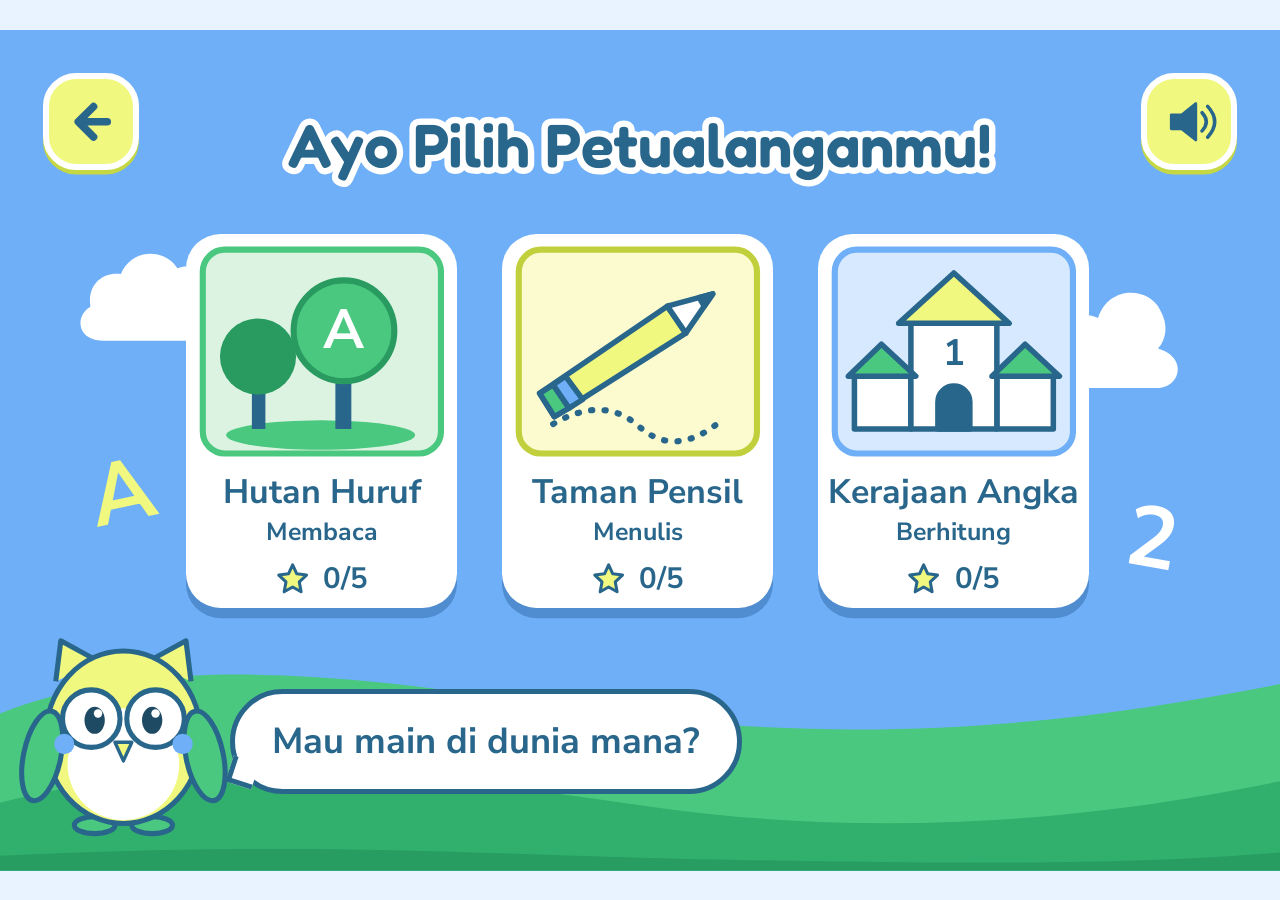
<file: pages/pilih-dunia.html>
<!DOCTYPE html>
<html lang="id">
  <head>
    <meta charset="UTF-8" />
    <meta name="viewport" content="width=device-width, initial-scale=1.0" />
    <title>Pilih Dunia — Petualangan Calistung</title>
    <link rel="stylesheet" href="../css/style.css" />
    <link rel="stylesheet" href="../css/pilih-dunia.css" />
  </head>
  <body>
    <main class="game-screen world-screen" aria-labelledby="world-title">
      <svg class="world-landscape" viewBox="0 0 1133 744" fill="none" aria-hidden="true">
        <g fill="#fff">
          <path d="M80 245c-3-20 11-31 27-29 10-24 40-22 50-5 23-8 42 8 39 28 24 7 19 36-2 36H91c-23 0-25-22-11-30Z" />
          <path d="M943 275c-4-18 13-28 29-20 9-29 45-28 55-7 7 12 6 25-2 34 27 8 20 35-1 35h-81c-23 0-24-31 0-33Z" />
        </g>
        <path d="M0 605c148-58 332-31 513-4 249 36 440 13 620-22v165H0Z" fill="#4BC87F" />
        <path d="M0 684c205-53 393-22 587 5 216 29 405 5 546-24v79H0Z" fill="#30AF6D" />
        <path d="M0 731c264-13 411-2 616 3 224 4 380 6 517-6v16H0Z" fill="#279D61" />
      </svg>
      <div class="world-decoration" aria-hidden="true">
        <span class="world-letter">A</span>
        <span class="world-number">2</span>
      </div>

      <h1 id="world-title" class="world-title">Ayo Pilih Petualanganmu!</h1>

      <button class="back-button" type="button" aria-label="Kembali (tampilan saja)">
        <svg viewBox="0 0 40 40" fill="none" aria-hidden="true"><path d="m22 10-10 10 10 10M13 20h18" stroke="currentColor" stroke-width="5" stroke-linecap="round" stroke-linejoin="round" /></svg>
      </button>

      <!-- Ikon suara merupakan elemen visual, tanpa aksi. -->
      <button class="sound-button" type="button" aria-label="Suara (tampilan saja)">
        <svg viewBox="0 0 80 88" fill="none" aria-hidden="true">
          <path d="M14 34h15l20-16v52L29 54H14Z" fill="currentColor" stroke="currentColor" stroke-width="4" stroke-linejoin="round" />
          <path d="M58 31q12 13 0 26M66 22q20 22 0 44" stroke="currentColor" stroke-width="5" stroke-linecap="round" />
        </svg>
      </button>

      <section class="world-cards" aria-label="Pilihan dunia">
        <article class="world-card" aria-labelledby="forest-title">
          <svg class="world-illustration" viewBox="0 0 200 172" fill="none" aria-hidden="true">
            <rect x="3" y="3" width="194" height="166" rx="18" fill="#DCF3E2" stroke="#4BC87F" stroke-width="5" />
            <ellipse cx="99" cy="154" rx="77" ry="12" fill="#4BC87F" />
            <path d="M43 92h11v57H43zM111 73h13v76h-13z" fill="#29668B" />
            <circle cx="48" cy="90" r="31" fill="#299B60" />
            <circle cx="118" cy="69" r="41" fill="#4BC87F" stroke="#299B60" stroke-width="5" />
            <text x="118" y="83" text-anchor="middle" fill="white" class="illustration-letter" font-size="45">A</text>
          </svg>
          <h2 id="forest-title">Hutan Huruf</h2>
          <p class="world-subject">Membaca</p>
          <p class="world-progress" aria-label="0 dari 5"><svg class="progress-star" viewBox="0 0 24 24" aria-hidden="true"><path d="m12 2 3 6.5 7 .9-5.2 5 1.3 7.1L12 18l-6.1 3.5 1.3-7.1L2 9.4l7-.9Z" fill="#F0F87F" stroke="#29668B" stroke-width="2.2" stroke-linejoin="round" /></svg><span>0/5</span></p>
        </article>

        <article class="world-card" aria-labelledby="pencil-title">
          <svg class="world-illustration" viewBox="0 0 200 172" fill="none" aria-hidden="true">
            <rect x="3" y="3" width="194" height="166" rx="18" fill="#FCFBCF" stroke="#C2CF3C" stroke-width="5" />
            <path d="M31 145q41-24 70 2t66-4" stroke="#29668B" stroke-width="5" stroke-linecap="round" stroke-dasharray="1 10" />
            <g stroke="#29668B" stroke-width="4.5" stroke-linejoin="round">
              <path d="m32 139-12-19 104-71 15 22Z" fill="#F0F87F" />
              <path d="m124 49 37-10-22 32Z" fill="#fff" />
              <path d="m150 42 11-3-7 10Z" fill="#29668B" />
              <path d="m20 120 11-7 13 19-12 7Z" fill="#4BC87F" />
              <path d="m31 113 10-7 14 19-11 7Z" fill="#6EAFF7" />
            </g>
          </svg>
          <h2 id="pencil-title">Taman Pensil</h2>
          <p class="world-subject">Menulis</p>
          <p class="world-progress" aria-label="0 dari 5"><svg class="progress-star" viewBox="0 0 24 24" aria-hidden="true"><path d="m12 2 3 6.5 7 .9-5.2 5 1.3 7.1L12 18l-6.1 3.5 1.3-7.1L2 9.4l7-.9Z" fill="#F0F87F" stroke="#29668B" stroke-width="2.2" stroke-linejoin="round" /></svg><span>0/5</span></p>
        </article>

        <article class="world-card" aria-labelledby="numbers-title">
          <svg class="world-illustration" viewBox="0 0 200 172" fill="none" aria-hidden="true">
            <rect x="3" y="3" width="194" height="166" rx="18" fill="#D6E9FF" stroke="#6EAFF7" stroke-width="5" />
            <g stroke="#29668B" stroke-width="4.5" stroke-linejoin="round">
              <path d="M19 106h46v43H19Zm116 0h46v43h-46Z" fill="#fff" />
              <path d="M65 63h70v86H65Z" fill="#fff" />
              <path d="m14 106 27-26 28 26Zm117 0 27-26 28 26Z" fill="#4BC87F" />
              <path d="m55 63 45-41 45 41Z" fill="#F0F87F" />
              <path d="M87 149v-22a13 13 0 0 1 26 0v22Z" fill="#29668B" />
            </g>
            <text x="100" y="97" text-anchor="middle" fill="#29668B" class="illustration-letter" font-size="30">1</text>
          </svg>
          <h2 id="numbers-title">Kerajaan Angka</h2>
          <p class="world-subject">Berhitung</p>
          <p class="world-progress" aria-label="0 dari 5"><svg class="progress-star" viewBox="0 0 24 24" aria-hidden="true"><path d="m12 2 3 6.5 7 .9-5.2 5 1.3 7.1L12 18l-6.1 3.5 1.3-7.1L2 9.4l7-.9Z" fill="#F0F87F" stroke="#29668B" stroke-width="2.2" stroke-linejoin="round" /></svg><span>0/5</span></p>
        </article>
      </section>

      <svg class="world-mascot" viewBox="0 0 140 140" fill="none" aria-hidden="true">
        <g stroke="#29668B" stroke-width="3" stroke-linejoin="round">
          <path d="m30 44 3-24 22 12m30 0 22-12 3 24" fill="#F0F87F" />
          <ellipse cx="53" cy="129" rx="12" ry="5" fill="#4BC87F" />
          <ellipse cx="87" cy="129" rx="12" ry="5" fill="#4BC87F" />
          <ellipse cx="70" cy="77" rx="46" ry="51" fill="#F0F87F" />
          <ellipse cx="70" cy="93" rx="33" ry="33" fill="#fff" stroke="none" />
          <ellipse cx="22" cy="88" rx="11" ry="27" transform="rotate(12 22 88)" fill="#4BC87F" />
          <ellipse cx="118" cy="88" rx="11" ry="27" transform="rotate(-12 118 88)" fill="#4BC87F" />
          <circle cx="51" cy="66" r="17" fill="#fff" />
          <circle cx="89" cy="66" r="17" fill="#fff" />
          <path d="m65 80 5 11 5-11Z" fill="#F0F87F" stroke-width="2" />
        </g>
        <ellipse cx="53" cy="67" rx="6" ry="8" fill="#1F4A63" />
        <ellipse cx="87" cy="67" rx="6" ry="8" fill="#1F4A63" />
        <circle cx="55" cy="63" r="2.5" fill="#fff" />
        <circle cx="89" cy="63" r="2.5" fill="#fff" />
        <circle cx="35" cy="81" r="6" fill="#6EAFF7" />
        <circle cx="105" cy="81" r="6" fill="#6EAFF7" />
      </svg>
      <p class="world-prompt">Mau main di dunia mana?</p>
    </main>
  </body>
</html>
</file>
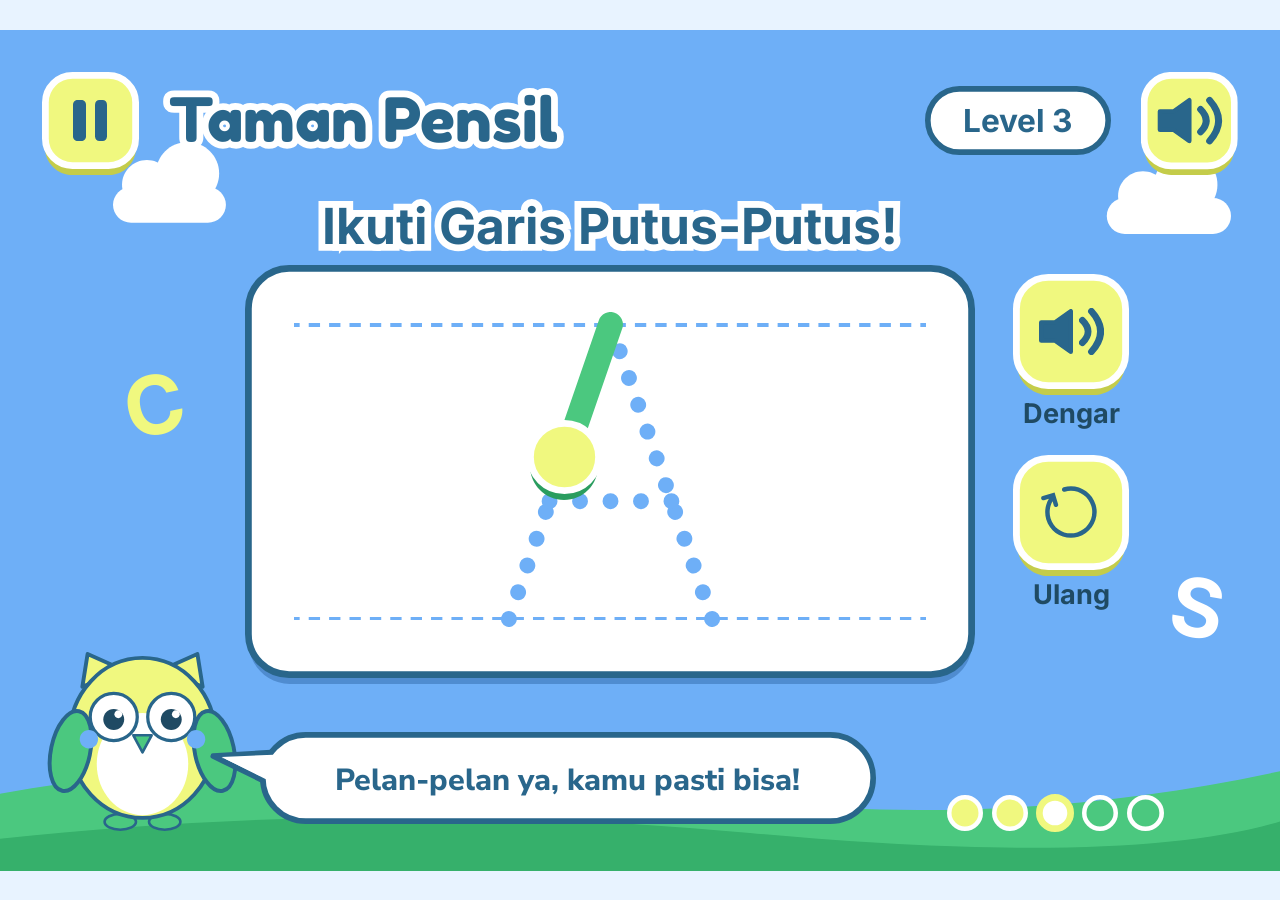
<file: pages/taman-pensil.html>
<!DOCTYPE html>
<html lang="id">
  <head>
    <meta charset="UTF-8" />
    <meta name="viewport" content="width=device-width, initial-scale=1.0" />
    <title>Taman Pensil — Level 3 — Petualangan Calistung</title>
    <link rel="stylesheet" href="../css/style.css" />
    <link rel="stylesheet" href="../css/figma-screens.css" />
  </head>
  <body>
    <main class="game-screen figma-screen taman-pensil" aria-labelledby="screen-title" data-figma-node="51:535">
      <h1 id="screen-title" class="sr-only">Taman Pensil — Level 3</h1>
      <!-- Elemen statis pada koordinat frame Figma, diskalakan proporsional. -->
      <img class="design-layer" src="../assets/figma/pencil/imgVector.svg" alt="" aria-hidden="true" data-node-id="51:645" style="--x:0.000000%;--y:-4.968918%;--w:100.000000%;--h:100.000000%;" />
      <img class="design-layer" src="../assets/figma/pencil/imgGroup.svg" alt="" aria-hidden="true" data-node-id="51:646" style="--x:8.828188%;--y:13.307502%;--w:87.371756%;--h:11.021505%;" />
      <p class="design-layer design-text" data-node-id="51:654" style="--x:9.585598%;--y:38.660279%;--w:4.850229%;--h:11.693548%;--angle:-12.00000deg;--font:&#x27;Inter&#x27;;--size:6.354810cqw;--weight:700;--color:rgb(240, 248, 127);--align:center;--wrap:nowrap;">C</p>
      <p class="design-layer design-text" data-node-id="51:655" style="--x:91.434973%;--y:62.830738%;--w:4.240680%;--h:11.693548%;--angle:10.00000deg;--font:&#x27;Inter&#x27;;--size:6.354810cqw;--weight:700;--color:rgb(255, 255, 255);--align:center;--wrap:nowrap;">S</p>
      <img class="design-layer" src="../assets/figma/pencil/imgVector1.svg" alt="" aria-hidden="true" data-node-id="51:656" style="--x:0.000000%;--y:87.369788%;--w:100.000000%;--h:12.630215%;" />
      <img class="design-layer" src="../assets/figma/pencil/imgVector2.svg" alt="" aria-hidden="true" data-node-id="51:657" style="--x:0.000000%;--y:93.678599%;--w:100.000000%;--h:6.321398%;" />
      <p class="design-layer design-text" data-node-id="51:672" aria-hidden="true" style="--x:24.979292%;--y:19.758065%;--w:45.360812%;--h:7.258065%;--font:&#x27;Inter&#x27;;--size:3.883495cqw;--weight:700;--color:rgb(255, 255, 255);--align:center;--wrap:nowrap;--stroke:1.059135cqw white;">Ikuti Garis Putus-Putus!</p>
      <p class="design-layer design-text" data-node-id="51:673" style="--x:24.979292%;--y:19.758065%;--w:45.360812%;--h:7.258065%;--font:&#x27;Inter&#x27;;--size:3.883495cqw;--weight:700;--color:rgb(41, 102, 139);--align:center;--wrap:nowrap;">Ikuti Garis Putus-Putus!</p>
      <img class="design-layer" src="../assets/figma/pencil/imgVector3.svg" alt="" aria-hidden="true" data-node-id="51:674" style="--x:19.418143%;--y:29.438642%;--w:56.481730%;--h:48.380780%;" />
      <img class="design-layer" src="../assets/figma/pencil/imgVector4.svg" alt="" aria-hidden="true" data-node-id="51:675" style="--x:19.153359%;--y:27.955914%;--w:57.011297%;--h:49.195699%;" />
      <img class="design-layer" src="../assets/figma/pencil/imgVector5.svg" alt="" aria-hidden="true" data-node-id="51:676" style="--x:22.949283%;--y:34.876932%;--w:49.420830%;--h:0.403226%;" />
      <img class="design-layer" src="../assets/figma/pencil/imgVector5.svg" alt="" aria-hidden="true" data-node-id="51:677" style="--x:22.949283%;--y:69.827369%;--w:49.420830%;--h:0.403226%;" />
      <img class="design-layer" src="../assets/figma/pencil/imgGroup1.svg" alt="" aria-hidden="true" data-node-id="51:678" style="--x:39.103194%;--y:33.603175%;--w:17.114387%;--h:37.367742%;" />
      <img class="design-layer" src="../assets/figma/pencil/imgVector6.svg" alt="" aria-hidden="true" data-node-id="51:683" style="--x:41.438660%;--y:47.849461%;--w:5.291536%;--h:8.062419%;" />
      <img class="design-layer" src="../assets/figma/pencil/imgVector7.svg" alt="" aria-hidden="true" data-node-id="51:684" style="--x:41.175253%;--y:46.366766%;--w:5.818350%;--h:8.877272%;" />
      <img class="design-layer" src="../assets/figma/pencil/imgVector8.svg" alt="" aria-hidden="true" data-node-id="51:685" style="--x:79.439954%;--y:30.509703%;--w:8.471703%;--h:12.903226%;" />
      <img class="design-layer" src="../assets/figma/pencil/imgVector9.svg" alt="" aria-hidden="true" data-node-id="51:686" style="--x:79.174498%;--y:29.036484%;--w:9.001236%;--h:13.707527%;" />
      <p class="design-layer design-text" data-node-id="51:689" style="--x:79.878504%;--y:43.677545%;--w:7.591845%;--h:3.897849%;--font:&#x27;Inter&#x27;;--size:2.118270cqw;--weight:700;--color:rgb(31, 74, 99);--align:center;--wrap:nowrap;">Dengar</p>
      <img class="design-layer" src="../assets/figma/pencil/imgVector8.svg" alt="" aria-hidden="true" data-node-id="51:690" style="--x:79.439954%;--y:52.019279%;--w:8.471703%;--h:12.903226%;" />
      <img class="design-layer" src="../assets/figma/pencil/imgVector9.svg" alt="" aria-hidden="true" data-node-id="51:691" style="--x:79.175188%;--y:50.536584%;--w:9.001236%;--h:13.709677%;" />
      <p class="design-layer design-text" data-node-id="51:694" style="--x:80.628725%;--y:65.187122%;--w:6.091403%;--h:3.897849%;--font:&#x27;Inter&#x27;;--size:2.118270cqw;--weight:700;--color:rgb(31, 74, 99);--align:center;--wrap:nowrap;">Ulang</p>
      <img class="design-layer" src="../assets/figma/pencil/imgGroup2.svg" alt="" aria-hidden="true" data-node-id="51:695" style="--x:3.349774%;--y:73.956250%;--w:15.590556%;--h:21.291129%;" />
      <img class="design-layer" src="../assets/figma/pencil/imgVector10.svg" alt="" aria-hidden="true" data-node-id="51:713" style="--x:16.550366%;--y:84.517809%;--w:5.739735%;--h:4.435484%;--angle:22.18000deg;" />
      <img class="design-layer" src="../assets/figma/pencil/imgVector11.svg" alt="" aria-hidden="true" data-node-id="51:714" style="--x:20.340087%;--y:83.532844%;--w:48.109267%;--h:10.893401%;" />
      <img class="design-layer" src="../assets/figma/pencil/imgVector12.svg" alt="" aria-hidden="true" data-node-id="51:715" style="--x:17.387466%;--y:84.902132%;--w:4.505463%;--h:3.492527%;--angle:22.18000deg;" />
      <p class="design-layer design-text" data-node-id="51:716" style="--x:26.079115%;--y:86.688298%;--w:36.541571%;--h:4.973118%;--font:&#x27;Nunito Sans&#x27;;--size:2.383054cqw;--weight:800;--color:rgb(41, 102, 139);--align:center;--wrap:nowrap;">Pelan-pelan ya, kamu pasti bisa!</p>
      <img class="design-layer" src="../assets/figma/pencil/imgVector13.svg" alt="" aria-hidden="true" data-node-id="51:741" style="--x:3.529072%;--y:6.449511%;--w:7.062277%;--h:10.750591%;" />
      <img class="design-layer" src="../assets/figma/pencil/imgVector14.svg" alt="" aria-hidden="true" data-node-id="51:742" style="--x:3.263599%;--y:4.974168%;--w:7.591845%;--h:11.559140%;" />
      <img class="design-layer" src="../assets/figma/pencil/imgVector15.svg" alt="" aria-hidden="true" data-node-id="51:743" style="--x:5.739740%;--y:8.329136%;--w:0.970874%;--h:4.842903%;" />
      <img class="design-layer" src="../assets/figma/pencil/imgVector15.svg" alt="" aria-hidden="true" data-node-id="51:744" style="--x:7.409808%;--y:8.329136%;--w:0.970874%;--h:4.842903%;" />
      <img class="design-layer" src="../assets/figma/pencil/imgVector16.svg" alt="" aria-hidden="true" data-node-id="52:965" style="--x:81.204489%;--y:33.201027%;--w:2.640944%;--h:5.378441%;" />
      <img class="design-layer" src="../assets/figma/pencil/imgVector17.svg" alt="" aria-hidden="true" data-node-id="52:966" style="--x:84.282603%;--y:33.066618%;--w:1.954157%;--h:5.647258%;" />
      <img class="design-layer" src="../assets/figma/pencil/imgVector18.svg" alt="" aria-hidden="true" data-node-id="51:751" style="--x:72.239773%;--y:6.654276%;--w:14.558959%;--h:8.198925%;" />
      <p class="design-layer design-text" data-node-id="51:752" style="--x:75.199968%;--y:8.469842%;--w:8.650980%;--h:4.569892%;--font:&#x27;Inter&#x27;;--size:2.471315cqw;--weight:700;--color:rgb(41, 102, 139);--align:center;--wrap:nowrap;">Level 3</p>
      <img class="design-layer" src="../assets/figma/pencil/imgVector19.svg" alt="" aria-hidden="true" data-node-id="52:973" style="--x:73.964307%;--y:90.990423%;--w:2.821606%;--h:4.309476%;" />
      <img class="design-layer" src="../assets/figma/pencil/imgVector19.svg" alt="" aria-hidden="true" data-node-id="52:974" style="--x:77.494757%;--y:90.990423%;--w:2.821606%;--h:4.309476%;" />
      <img class="design-layer" src="../assets/figma/pencil/imgVector20.svg" alt="" aria-hidden="true" data-node-id="52:975" style="--x:80.935567%;--y:90.856015%;--w:2.998129%;--h:4.578293%;" />
      <img class="design-layer" src="../assets/figma/pencil/imgVector21.svg" alt="" aria-hidden="true" data-node-id="52:976" style="--x:84.554278%;--y:90.990423%;--w:2.821606%;--h:4.309476%;" />
      <img class="design-layer" src="../assets/figma/pencil/imgVector21.svg" alt="" aria-hidden="true" data-node-id="52:977" style="--x:88.084729%;--y:90.990423%;--w:2.821606%;--h:4.309476%;" />
      <p class="design-layer design-text" data-node-id="59:56" aria-hidden="true" style="--x:13.239188%;--y:6.319304%;--w:30.361871%;--h:8.870968%;--font:&#x27;Fredoka One&#x27;;--size:4.766108cqw;--weight:400;--color:rgb(255, 255, 255);--align:center;--wrap:nowrap;--stroke:1.059135cqw white;">Taman Pensil</p>
      <p class="design-layer design-text" data-node-id="59:57" style="--x:13.239188%;--y:6.319304%;--w:30.361871%;--h:8.870968%;--font:&#x27;Fredoka One&#x27;;--size:4.766108cqw;--weight:400;--color:rgb(41, 102, 139);--align:center;--wrap:nowrap;">Taman Pensil</p>
      <img class="design-layer" src="../assets/figma/pencil/imgIcons8Retry2.svg" alt="" aria-hidden="true" data-node-id="59:252" style="--x:81.476168%;--y:54.046961%;--w:4.406169%;--h:6.714126%;--angle:-16.56000deg;" />
      <img class="design-layer" src="../assets/figma/pencil/imgProperty1Default.svg" alt="" aria-hidden="true" data-node-id="51:535" style="--x:88.926660%;--y:5.308091%;--w:8.026258%;--h:11.561237%;--angle:-90.00000deg;" />
    </main>
  </body>
</html>
</file>
<file: css/style.css>
@font-face {
  font-family: "Fredoka";
  src: url("../assets/fonts/fredoka-600.ttf") format("truetype");
  font-style: normal;
  font-weight: 600;
  font-display: swap;
}

@font-face {
  font-family: "Nunito Sans";
  src: url("../assets/fonts/nunito-sans-700.ttf") format("truetype");
  font-style: normal;
  font-weight: 700;
  font-display: swap;
}

:root {
  --sky: #6eaff7;
  --ink: #29668b;
  --lemon: #f0f87f;
}

* { box-sizing: border-box; }

html, body { margin: 0; min-height: 100%; }

body {
  min-height: 100svh;
  display: grid;
  place-items: center;
  background: #e8f3ff;
  font-family: "Nunito Sans", sans-serif;
}

/* Seluruh layar mengikuti rasio gambar referensi tanpa diputar. */
.game-screen {
  position: relative;
  width: min(100vw, calc(100svh * 446 / 277));
  aspect-ratio: 446 / 277;
  overflow: hidden;
  background: var(--sky);
  container-type: inline-size;
  isolation: isolate;
}

.scene { display: block; width: 100%; height: 100%; }
.title-art { font-family: "Fredoka", sans-serif; font-weight: 600; }
.floating-symbols, .speech-label { font-family: "Nunito Sans", sans-serif; font-weight: 700; }

.start-button {
  position: absolute;
  left: 35.65%;
  top: 85.56%;
  width: 28.7%;
  height: 14.08%;
  display: flex;
  align-items: center;
  justify-content: center;
  gap: 2.4cqw;
  padding: 0 2cqw;
  border: 0.68cqw solid #fff;
  border-radius: 99px;
  background: var(--lemon);
  color: var(--ink);
  font: 600 4.85cqw/1 "Fredoka", sans-serif;
}

.start-button svg { width: 4.1cqw; height: 5.4cqw; flex: none; }
.start-button:focus-visible { outline: 0.6cqw solid var(--ink); outline-offset: 0.6cqw; }

.sr-only {
  position: absolute;
  width: 1px;
  height: 1px;
  padding: 0;
  margin: -1px;
  overflow: hidden;
  clip-path: inset(50%);
  white-space: nowrap;
  border: 0;
}
</file>
<file: css/figma-screens.css>
@font-face {
  font-family: "Fredoka One";
  src: url("../assets/fonts/fredoka-one-400.ttf") format("truetype");
  font-style: normal;
  font-weight: 400;
  font-display: swap;
}

@font-face {
  font-family: "Inter";
  src: url("../assets/fonts/inter-700.ttf") format("truetype");
  font-style: normal;
  font-weight: 700;
  font-display: swap;
}

@font-face {
  font-family: "Nunito Sans";
  src: url("../assets/fonts/nunito-sans-800.ttf") format("truetype");
  font-style: normal;
  font-weight: 800;
  font-display: swap;
}

/* Halaman Figma berbagi bidang tablet 1133 × 744.
   --x, --y, --w, dan --h menempatkan lapisan sesuai koordinat Figma.
   Persentase dan cqw mempertahankan komposisi pada ukuran layar berbeda. */
.figma-screen {
  width: min(100vw, calc(100svh * 1133 / 744));
  aspect-ratio: 1133 / 744;
  background: var(--sky);
}

.design-layer {
  position: absolute;
  display: block;
  left: var(--x);
  top: var(--y);
  width: var(--w);
  height: var(--h);
  rotate: var(--angle, 0deg);
  transform: var(--matrix, none);
  margin: 0;
}

.design-text {
  color: var(--color, var(--ink));
  font-family: var(--font, "Inter"), sans-serif;
  font-size: var(--size);
  font-weight: var(--weight, 700);
  line-height: normal;
  text-align: var(--align, center);
  white-space: var(--wrap, normal);
  overflow-wrap: break-word;
  -webkit-text-stroke: var(--stroke, 0px transparent);
}
</file>
<file: css/pilih-dunia.css>
/* Layout mengikuti screenshot frame tablet 1133 ? 744. */
.world-screen {
  width: min(100vw, calc(100svh * 1133 / 744));
  aspect-ratio: 1133 / 744;
  background: var(--sky);
  color: var(--ink);
}
.world-landscape { position: absolute; inset: 0; width: 100%; height: 100%; }
.world-title {
  position: absolute;
  top: 9.3%;
  left: 16%;
  width: 68%;
  margin: 0;
  text-align: center;
  white-space: nowrap;
  font: 600 4.766cqw/1.2 "Fredoka", sans-serif;
  -webkit-text-stroke: 1cqw white;
  paint-order: stroke fill;
}
.sound-button, .back-button {
  position: absolute;
  top: 5.15%;
  width: 7.5%;
  height: 11.5%;
  padding: 0.9cqw;
  border: 0.5cqw solid white;
  border-radius: 2.6cqw;
  background: var(--lemon);
  box-shadow: 0 0.35cqw 0 #c5d743;
  color: var(--ink);
}
.sound-button { right: 3.35%; }
.back-button { left: 3.35%; }
.sound-button svg, .back-button svg { width: 100%; height: 100%; }
.sound-button:focus-visible, .back-button:focus-visible { outline: 0.4cqw solid var(--ink); outline-offset: 0.5cqw; }
.world-cards {
  position: absolute;
  left: 14.56%;
  top: 24.33%;
  width: 70.52%;
  height: 44.1%;
  display: grid;
  grid-template-columns: repeat(3, minmax(0, 1fr));
  gap: 3.53cqw;
}
.world-card {
  position: relative;
  display: flex;
  flex-direction: column;
  align-items: center;
  min-width: 0;
  padding: 0.9cqw;
  border-radius: 2.7cqw;
  background: white;
  box-shadow: 0 0.8cqw 0 #4f8cd0;
}
.world-illustration { width: 19.2cqw; height: 16.5cqw; flex: none; }
.illustration-letter { font-family: "Nunito Sans", sans-serif; font-weight: 700; }
.world-card h2 {
  margin: 1.15cqw 0 0;
  font: 700 2.648cqw/1.2 "Nunito Sans", sans-serif;
  text-align: center;
  white-space: nowrap;
}
.world-subject { margin: 0.25cqw 0 0; font-size: 1.942cqw; line-height: 1.3; }
.world-progress {
  display: flex;
  justify-content: center;
  align-items: center;
  gap: 1.1cqw;
  margin: 1cqw 0 0;
  font-size: 2.295cqw;
  line-height: 1.2;
}
.progress-star { width: 2.6cqw; height: 2.6cqw; }
.world-mascot { position: absolute; left: 0.4%; bottom: 3.2%; width: 18.5%; height: auto; z-index: 1; }
.world-prompt {
  position: absolute;
  top: 78.4%;
  left: 18%;
  width: 40%;
  height: 12.5%;
  display: flex;
  align-items: center;
  justify-content: center;
  margin: 0;
  border: 0.45cqw solid var(--ink);
  border-radius: 5cqw;
  background: white;
  font-size: 2.824cqw;
  line-height: 1.2;
  white-space: nowrap;
}
.world-prompt::before {
  content: "";
  position: absolute;
  left: -0.5cqw;
  bottom: 0.25cqw;
  width: 1.7cqw;
  height: 1.7cqw;
  background: white;
  border-left: 0.45cqw solid var(--ink);
  border-bottom: 0.45cqw solid var(--ink);
  transform: rotate(18deg);
}
.world-decoration span { position: absolute; font-size: 6.708cqw; font-weight: 700; line-height: 1; }
.world-letter { left: 7%; top: 50%; color: var(--lemon); transform: rotate(-12deg); }
.world-number { right: 8%; top: 55.5%; color: white; transform: rotate(10deg); }
</file>
